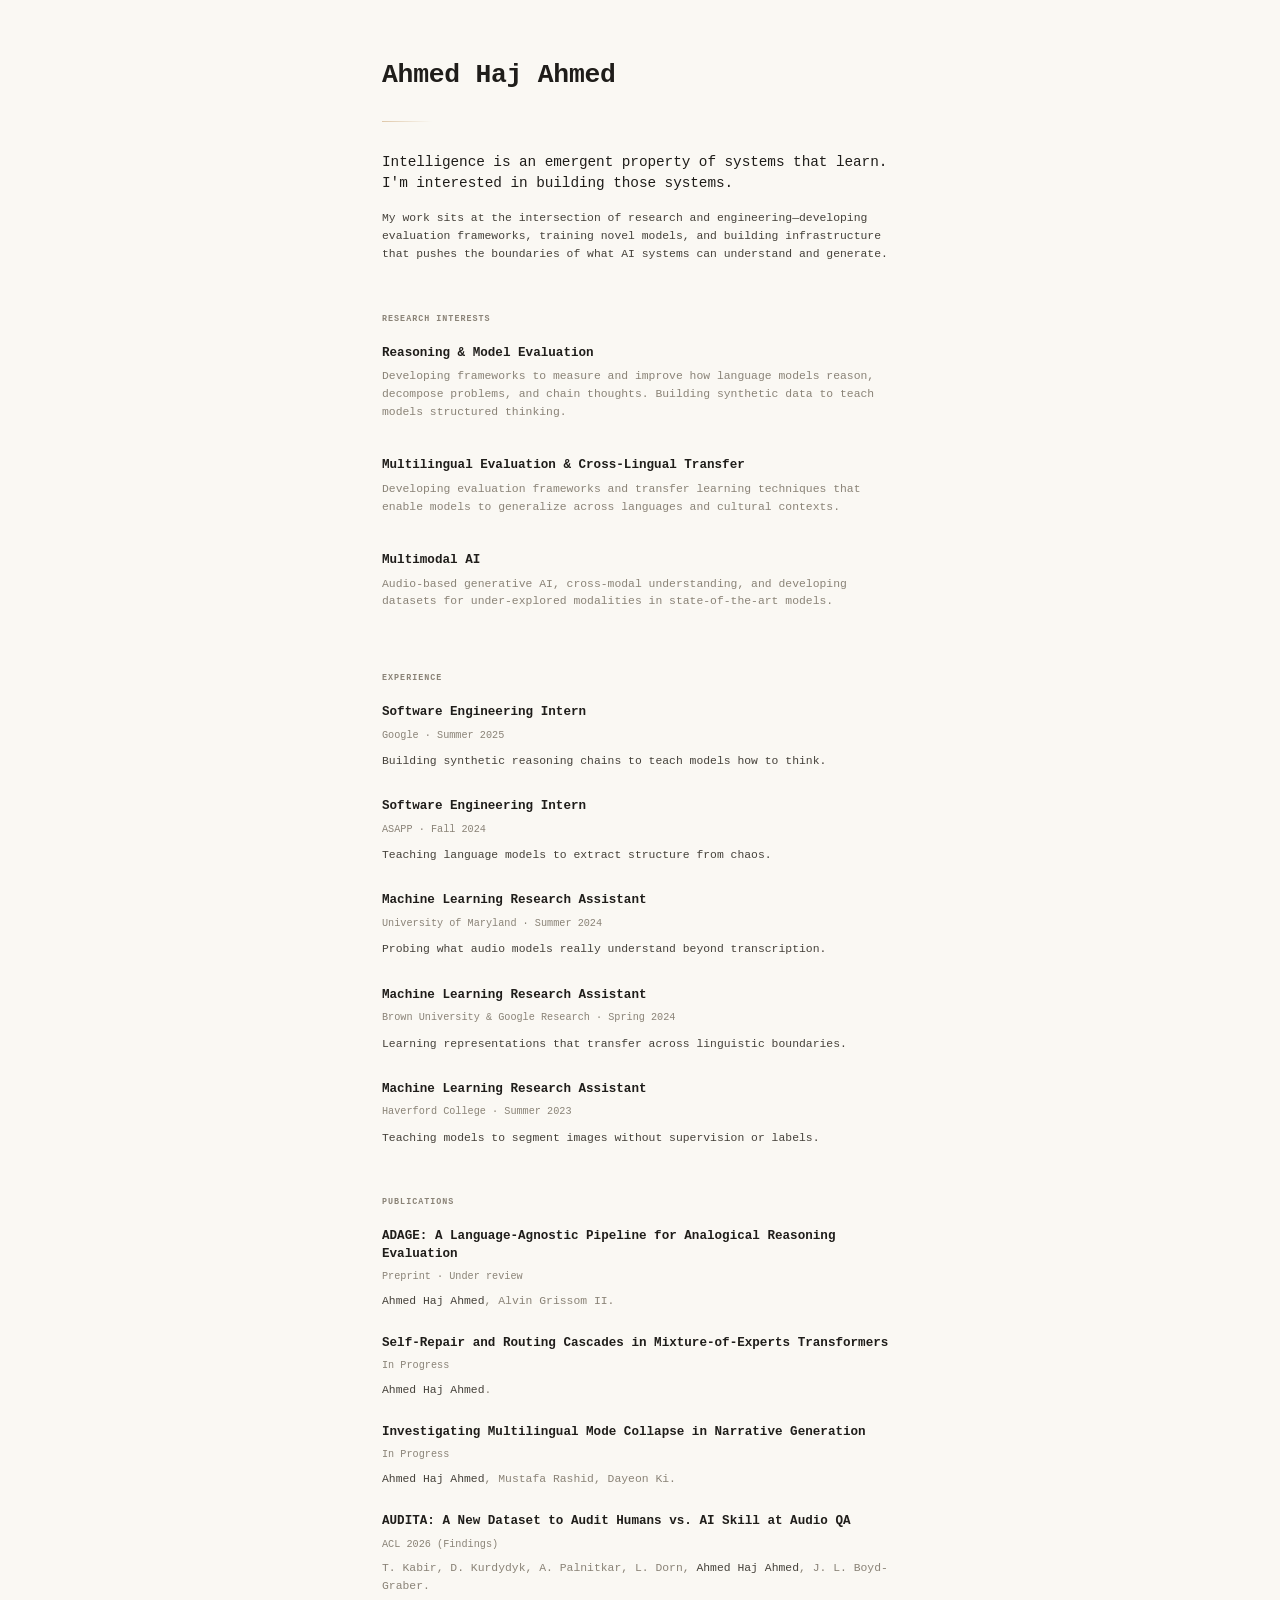
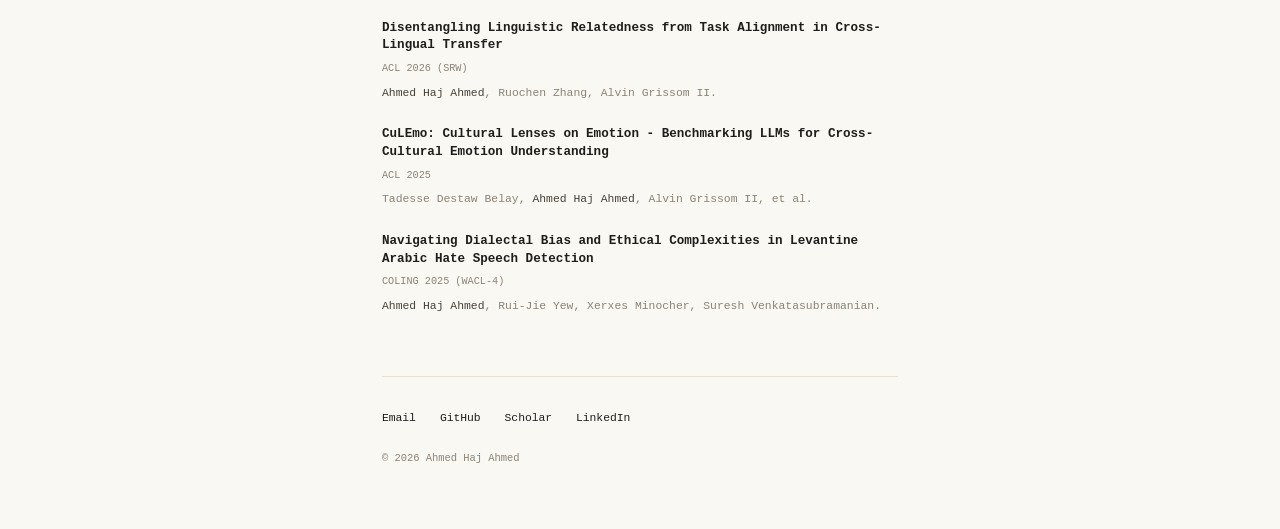
<file: index.html>
<!DOCTYPE html>
<html lang="en">
<head>
    <meta charset="UTF-8">
    <meta name="viewport" content="width=device-width, initial-scale=1.0">
    <meta name="description" content="Ahmed Haj Ahmed - AI Research & Engineering">
    <meta name="author" content="Ahmed Haj Ahmed">
    <title>Ahmed Haj Ahmed</title>
    <link rel="stylesheet" href="styles.css">
</head>
<body>
    <div class="container">
        <header>
            <h1>Ahmed Haj Ahmed</h1>
        </header>

        <main>
            <section class="section intro">
                <p class="large-text">
                    Intelligence is an emergent property of systems that learn. I'm interested in building those systems.
                </p>
                <p>
                    My work sits at the intersection of research and engineering—developing evaluation frameworks, training novel models, and building infrastructure that pushes the boundaries of what AI systems can understand and generate.
                </p>
            </section>

            <section class="section">
                <h2>Research Interests</h2>
                <div class="research-areas">
                    <div class="research-item">
                        <h3>Reasoning & Model Evaluation</h3>
                        <p>Developing frameworks to measure and improve how language models reason, decompose problems, and chain thoughts. Building synthetic data to teach models structured thinking.</p>
                    </div>
                    
                    <div class="research-item">
                        <h3>Multilingual Evaluation & Cross-Lingual Transfer</h3>
                        <p>Developing evaluation frameworks and transfer learning techniques that enable models to generalize across languages and cultural contexts.</p>
                    </div>
                    
                    <div class="research-item">
                        <h3>Multimodal AI</h3>
                        <p>Audio-based generative AI, cross-modal understanding, and developing datasets for under-explored modalities in state-of-the-art models.</p>
                    </div>
                </div>
            </section>

            <section class="section">
                <h2>Experience</h2>
                
                <div class="experience-item">
                    <h3>Software Engineering Intern</h3>
                    <p class="meta">Google · Summer 2025</p>
                    <p>
                        Building synthetic reasoning chains to teach models how to think.
                    </p>
                </div>

                <div class="experience-item">
                    <h3>Software Engineering Intern</h3>
                    <p class="meta">ASAPP · Fall 2024</p>
                    <p>
                        Teaching language models to extract structure from chaos.
                    </p>
                </div>

                <div class="experience-item">
                    <h3>Machine Learning Research Assistant</h3>
                    <p class="meta">University of Maryland · Summer 2024</p>
                    <p>
                        Probing what audio models really understand beyond transcription.
                    </p>
                </div>

                <div class="experience-item">
                    <h3>Machine Learning Research Assistant</h3>
                    <p class="meta">Brown University & Google Research · Spring 2024</p>
                    <p>
                        Learning representations that transfer across linguistic boundaries.
                    </p>
                </div>

                <div class="experience-item">
                    <h3>Machine Learning Research Assistant</h3>
                    <p class="meta">Haverford College · Summer 2023</p>
                    <p>
                        Teaching models to segment images without supervision or labels.
                    </p>
                </div>
            </section>

            <section class="section">
                <h2>Publications</h2>
                
                <div class="project-item">
                    <h3>ADAGE: A Language-Agnostic Pipeline for Analogical Reasoning Evaluation</h3>
                    <p class="meta">Preprint · Under review</p>
                    <p><strong>Ahmed Haj Ahmed</strong>, Alvin Grissom II.</p>
                </div>

                <div class="project-item">
                    <h3>Self-Repair and Routing Cascades in Mixture-of-Experts Transformers</h3>
                    <p class="meta">In Progress</p>
                    <p><strong>Ahmed Haj Ahmed</strong>.</p>
                </div>

                <div class="project-item">
                    <h3>Investigating Multilingual Mode Collapse in Narrative Generation</h3>
                    <p class="meta">In Progress</p>
                    <p><strong>Ahmed Haj Ahmed</strong>, Mustafa Rashid, Dayeon Ki.</p>
                </div>

                <div class="project-item">
                    <h3>AUDITA: A New Dataset to Audit Humans vs. AI Skill at Audio QA</h3>
                    <p class="meta">ACL 2026 (Findings)</p>
                    <p>T. Kabir, D. Kurdydyk, A. Palnitkar, L. Dorn, <strong>Ahmed Haj Ahmed</strong>, J. L. Boyd-Graber.</p>
                </div>

                <div class="project-item">
                    <h3>Disentangling Linguistic Relatedness from Task Alignment in Cross-Lingual Transfer</h3>
                    <p class="meta">ACL 2026 (SRW)</p>
                    <p><strong>Ahmed Haj Ahmed</strong>, Ruochen Zhang, Alvin Grissom II.</p>
                </div>

                <div class="project-item">
                    <h3>CuLEmo: Cultural Lenses on Emotion - Benchmarking LLMs for Cross-Cultural Emotion Understanding</h3>
                    <p class="meta">ACL 2025</p>
                    <p>Tadesse Destaw Belay, <strong>Ahmed Haj Ahmed</strong>, Alvin Grissom II, et al.</p>
                </div>

                <div class="project-item">
                    <h3>Navigating Dialectal Bias and Ethical Complexities in Levantine Arabic Hate Speech Detection</h3>
                    <p class="meta">COLING 2025 (WACL-4)</p>
                    <p><strong>Ahmed Haj Ahmed</strong>, Rui-Jie Yew, Xerxes Minocher, Suresh Venkatasubramanian.</p>
                </div>
            </section>
        </main>

        <footer>
            <div class="contact-links">
                <a href="mailto:ahmedhajahmed2001@gmail.com">Email</a>
                <a href="https://github.com/AhmedHajAhmed" target="_blank" rel="noopener noreferrer">GitHub</a>
                <a href="https://scholar.google.com/citations?user=mUwkIrEAAAAJ&hl=en&authuser=1" target="_blank" rel="noopener noreferrer">Scholar</a>
                <a href="https://www.linkedin.com/in/ahmedhajahmed/" target="_blank" rel="noopener noreferrer">LinkedIn</a>
            </div>
            <p class="copyright">&copy; 2026 Ahmed Haj Ahmed</p>
        </footer>
    </div>
</body>
</html>
</file>
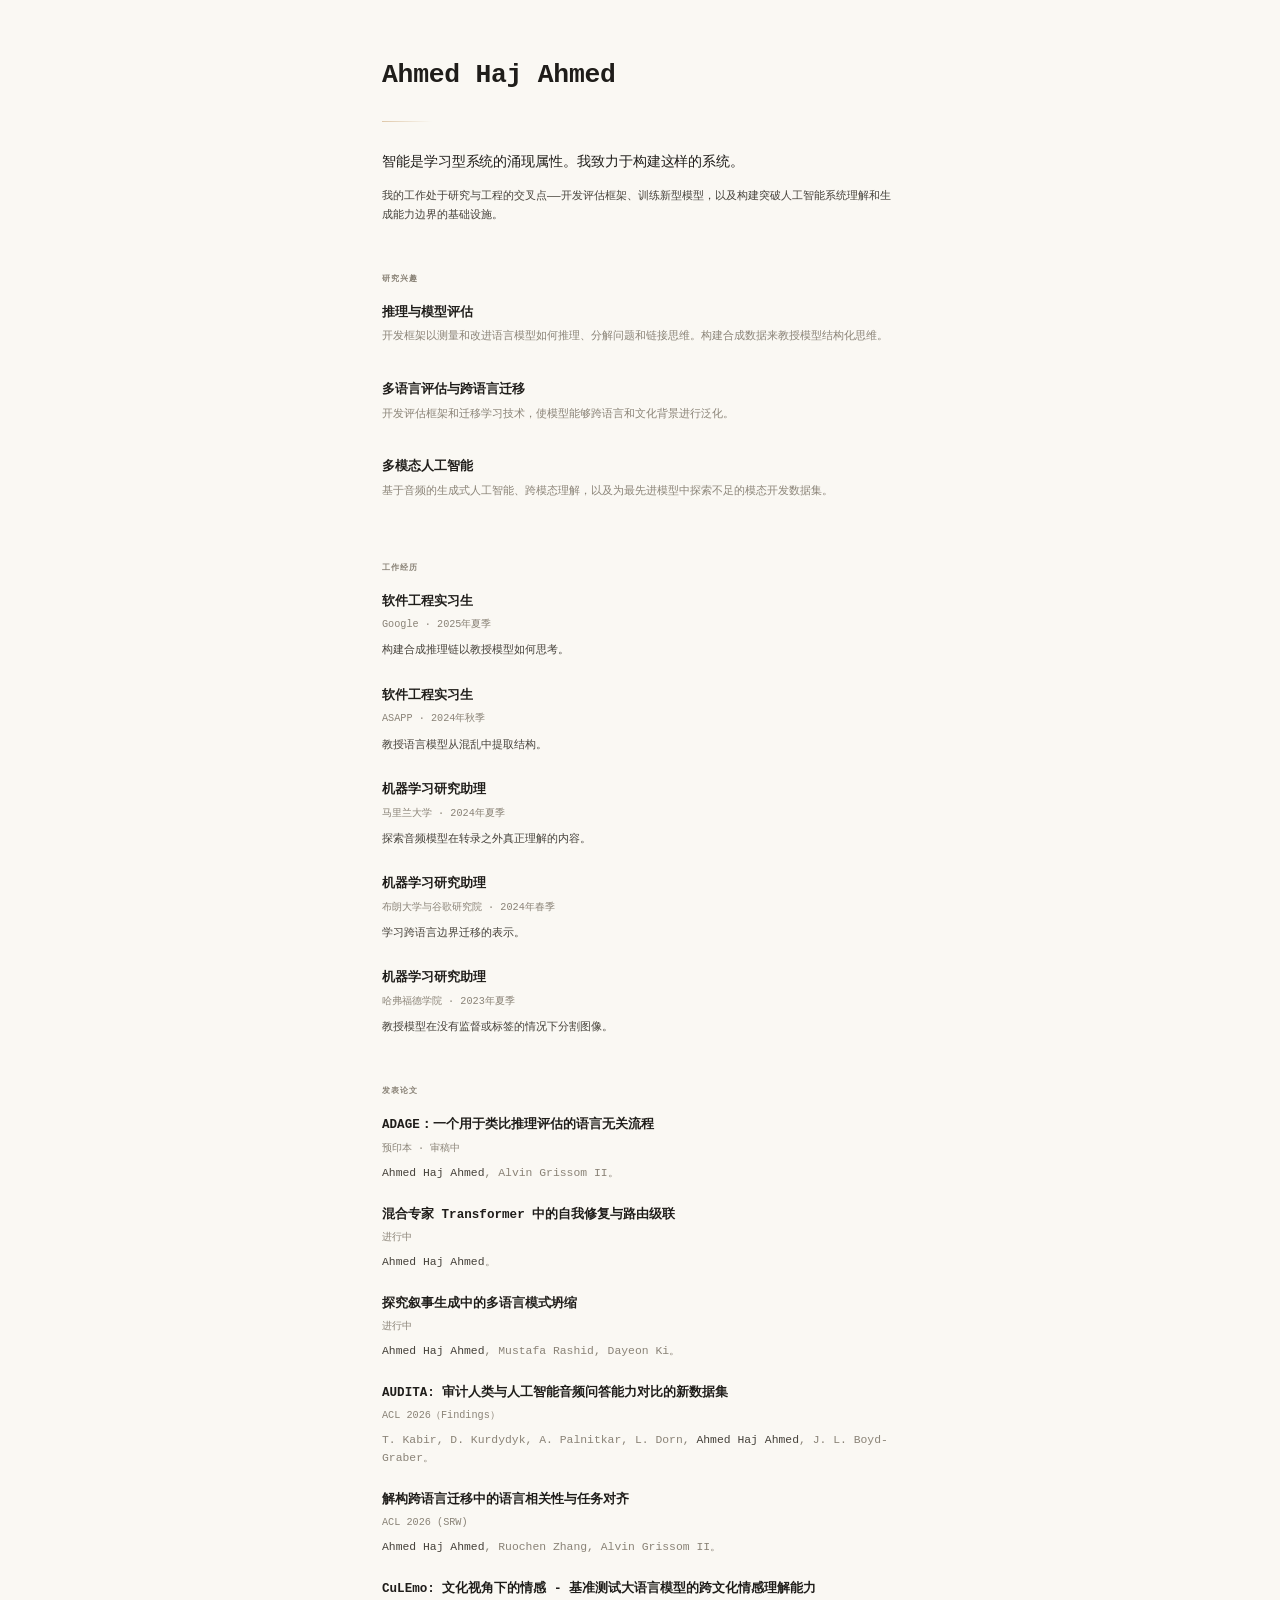
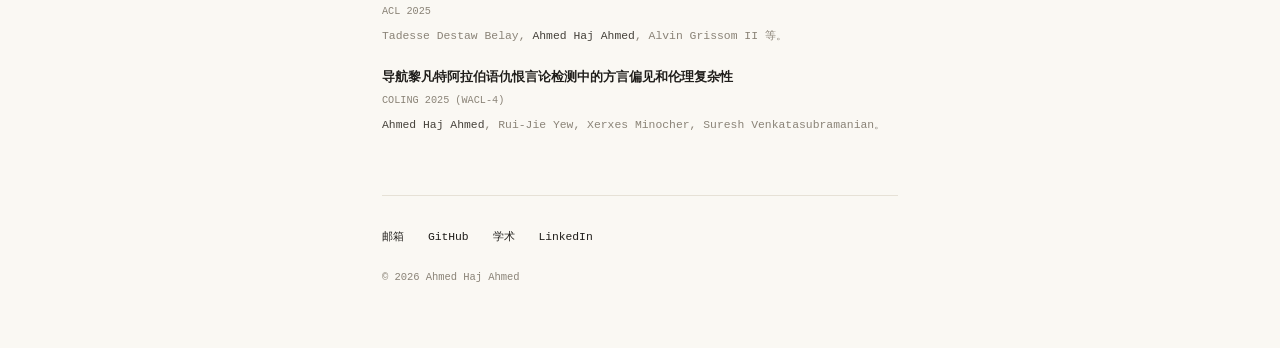
<file: zh/index.html>
<!DOCTYPE html>
<html lang="zh">
<head>
    <meta charset="UTF-8">
    <meta name="viewport" content="width=device-width, initial-scale=1.0">
    <meta name="description" content="Ahmed Haj Ahmed - 人工智能研究与工程">
    <meta name="author" content="Ahmed Haj Ahmed">
    <title>Ahmed Haj Ahmed</title>
    <link rel="stylesheet" href="../styles.css">
</head>
<body>
    <div class="container">
        <header>
            <h1>Ahmed Haj Ahmed</h1>
        </header>

        <main>
            <section class="section intro">
                <p class="large-text">
                    智能是学习型系统的涌现属性。我致力于构建这样的系统。
                </p>
                <p>
                    我的工作处于研究与工程的交叉点——开发评估框架、训练新型模型，以及构建突破人工智能系统理解和生成能力边界的基础设施。
                </p>
            </section>

            <section class="section">
                <h2>研究兴趣</h2>
                <div class="research-areas">
                    <div class="research-item">
                        <h3>推理与模型评估</h3>
                        <p>开发框架以测量和改进语言模型如何推理、分解问题和链接思维。构建合成数据来教授模型结构化思维。</p>
                    </div>

                    <div class="research-item">
                        <h3>多语言评估与跨语言迁移</h3>
                        <p>开发评估框架和迁移学习技术，使模型能够跨语言和文化背景进行泛化。</p>
                    </div>

                    <div class="research-item">
                        <h3>多模态人工智能</h3>
                        <p>基于音频的生成式人工智能、跨模态理解，以及为最先进模型中探索不足的模态开发数据集。</p>
                    </div>
                </div>
            </section>

            <section class="section">
                <h2>工作经历</h2>

                <div class="experience-item">
                    <h3>软件工程实习生</h3>
                    <p class="meta">Google · 2025年夏季</p>
                    <p>
                        构建合成推理链以教授模型如何思考。
                    </p>
                </div>

                <div class="experience-item">
                    <h3>软件工程实习生</h3>
                    <p class="meta">ASAPP · 2024年秋季</p>
                    <p>
                        教授语言模型从混乱中提取结构。
                    </p>
                </div>

                <div class="experience-item">
                    <h3>机器学习研究助理</h3>
                    <p class="meta">马里兰大学 · 2024年夏季</p>
                    <p>
                        探索音频模型在转录之外真正理解的内容。
                    </p>
                </div>

                <div class="experience-item">
                    <h3>机器学习研究助理</h3>
                    <p class="meta">布朗大学与谷歌研究院 · 2024年春季</p>
                    <p>
                        学习跨语言边界迁移的表示。
                    </p>
                </div>

                <div class="experience-item">
                    <h3>机器学习研究助理</h3>
                    <p class="meta">哈弗福德学院 · 2023年夏季</p>
                    <p>
                        教授模型在没有监督或标签的情况下分割图像。
                    </p>
                </div>
            </section>

            <section class="section">
                <h2>发表论文</h2>

                <div class="project-item">
                    <h3>ADAGE：一个用于类比推理评估的语言无关流程</h3>
                    <p class="meta">预印本 · 审稿中</p>
                    <p><strong>Ahmed Haj Ahmed</strong>, Alvin Grissom II。</p>
                </div>

                <div class="project-item">
                    <h3>混合专家 Transformer 中的自我修复与路由级联</h3>
                    <p class="meta">进行中</p>
                    <p><strong>Ahmed Haj Ahmed</strong>。</p>
                </div>

                <div class="project-item">
                    <h3>探究叙事生成中的多语言模式坍缩</h3>
                    <p class="meta">进行中</p>
                    <p><strong>Ahmed Haj Ahmed</strong>, Mustafa Rashid, Dayeon Ki。</p>
                </div>

                <div class="project-item">
                    <h3>AUDITA: 审计人类与人工智能音频问答能力对比的新数据集</h3>
                    <p class="meta">ACL 2026（Findings）</p>
                    <p>T. Kabir, D. Kurdydyk, A. Palnitkar, L. Dorn, <strong>Ahmed Haj Ahmed</strong>, J. L. Boyd-Graber。</p>
                </div>

                <div class="project-item">
                    <h3>解构跨语言迁移中的语言相关性与任务对齐</h3>
                    <p class="meta">ACL 2026 (SRW)</p>
                    <p><strong>Ahmed Haj Ahmed</strong>, Ruochen Zhang, Alvin Grissom II。</p>
                </div>

                <div class="project-item">
                    <h3>CuLEmo: 文化视角下的情感 - 基准测试大语言模型的跨文化情感理解能力</h3>
                    <p class="meta">ACL 2025</p>
                    <p>Tadesse Destaw Belay, <strong>Ahmed Haj Ahmed</strong>, Alvin Grissom II 等。</p>
                </div>

                <div class="project-item">
                    <h3>导航黎凡特阿拉伯语仇恨言论检测中的方言偏见和伦理复杂性</h3>
                    <p class="meta">COLING 2025 (WACL-4)</p>
                    <p><strong>Ahmed Haj Ahmed</strong>, Rui-Jie Yew, Xerxes Minocher, Suresh Venkatasubramanian。</p>
                </div>
            </section>
        </main>

        <footer>
            <div class="contact-links">
                <a href="mailto:ahmedhajahmed2001@gmail.com">邮箱</a>
                <a href="https://github.com/AhmedHajAhmed" target="_blank" rel="noopener noreferrer">GitHub</a>
                <a href="https://scholar.google.com/citations?user=mUwkIrEAAAAJ&hl=en&authuser=1" target="_blank" rel="noopener noreferrer">学术</a>
                <a href="https://www.linkedin.com/in/ahmedhajahmed/" target="_blank" rel="noopener noreferrer">LinkedIn</a>
            </div>
            <p class="copyright">&copy; 2026 Ahmed Haj Ahmed</p>
        </footer>
    </div>
</body>
</html>
</file>
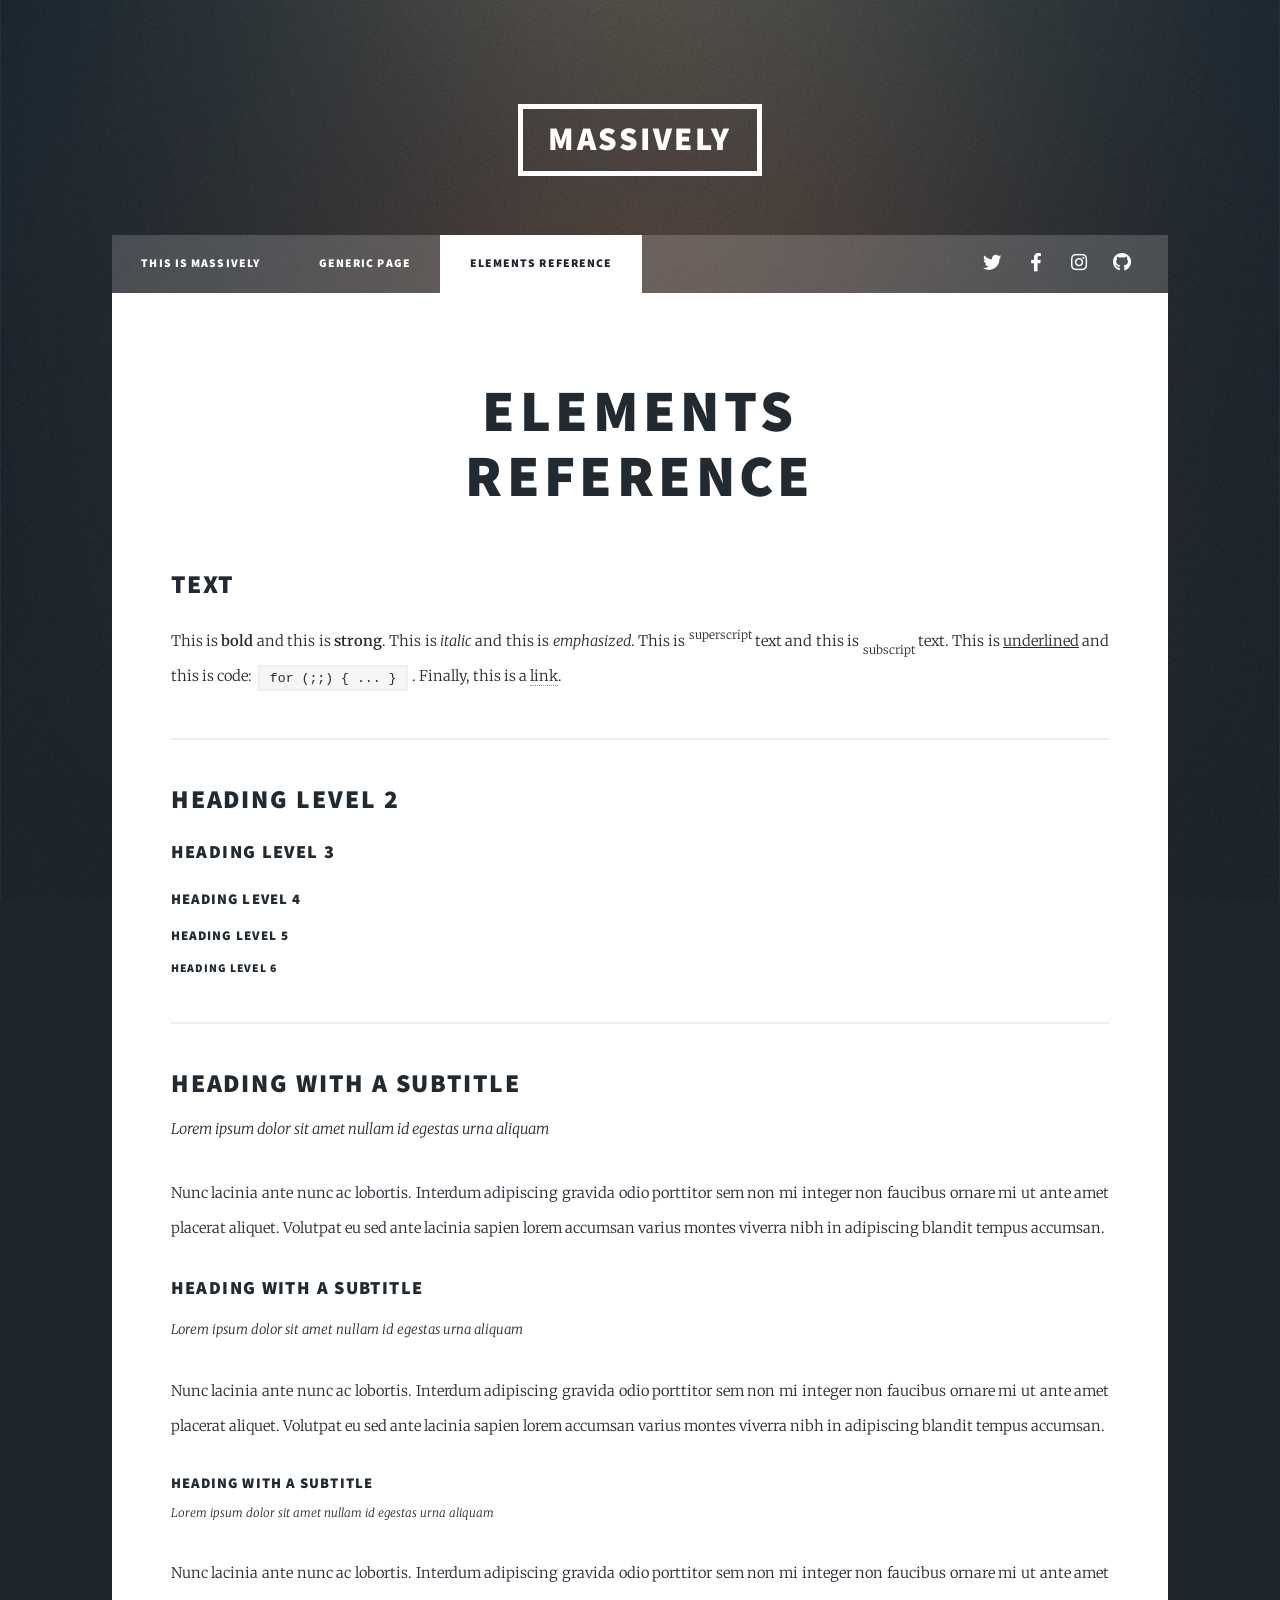
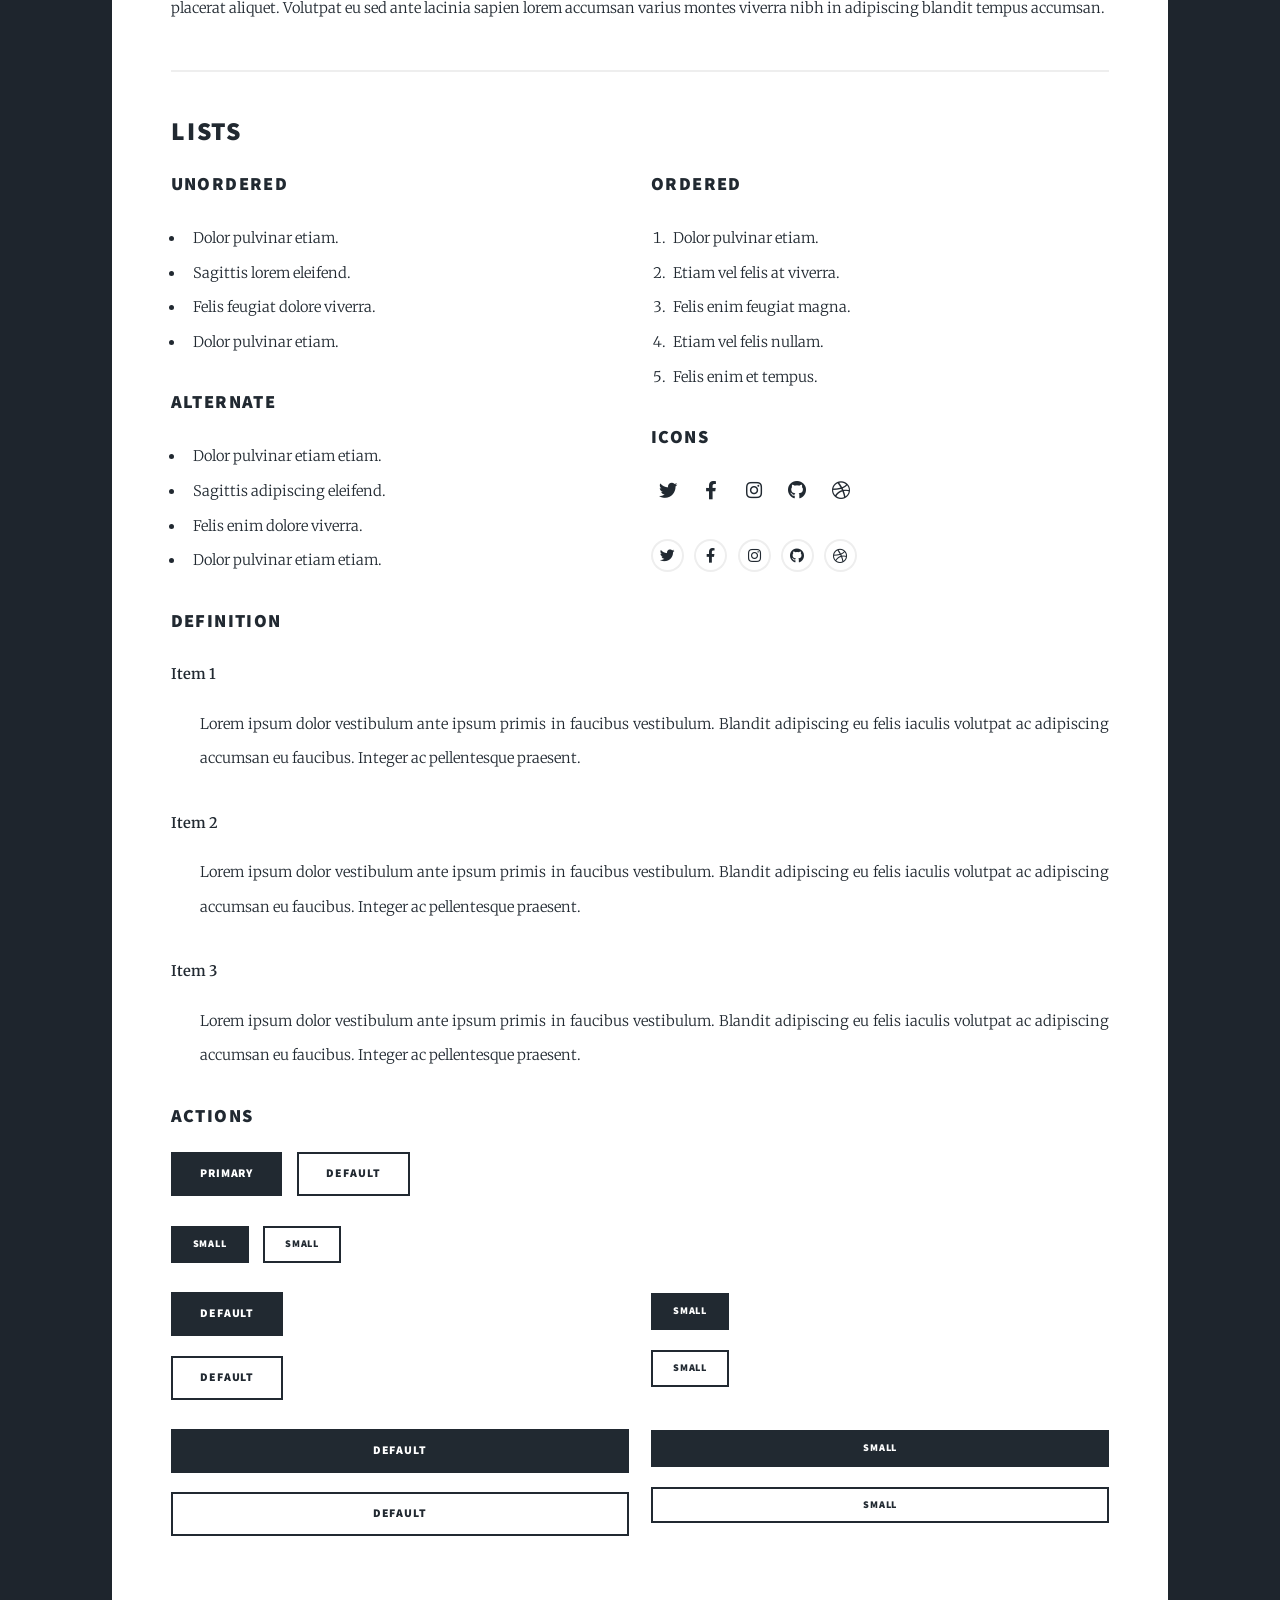
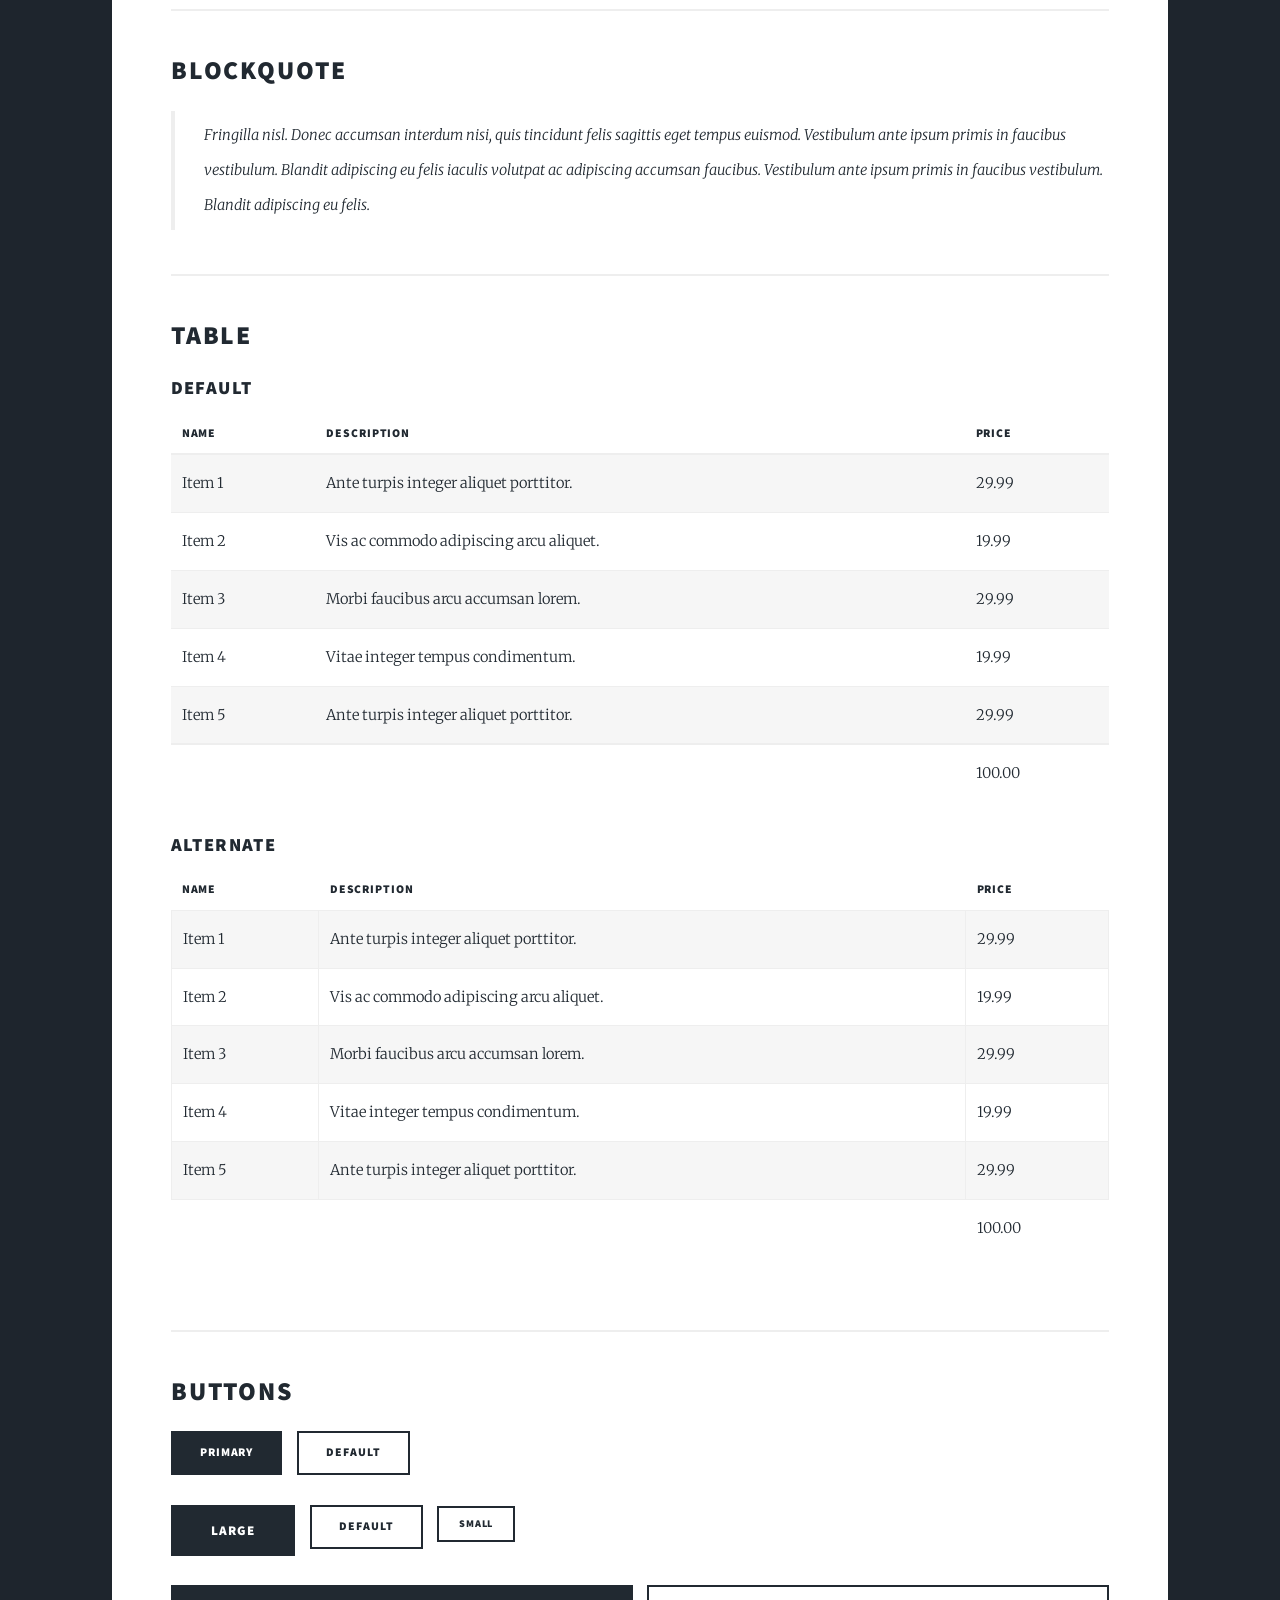
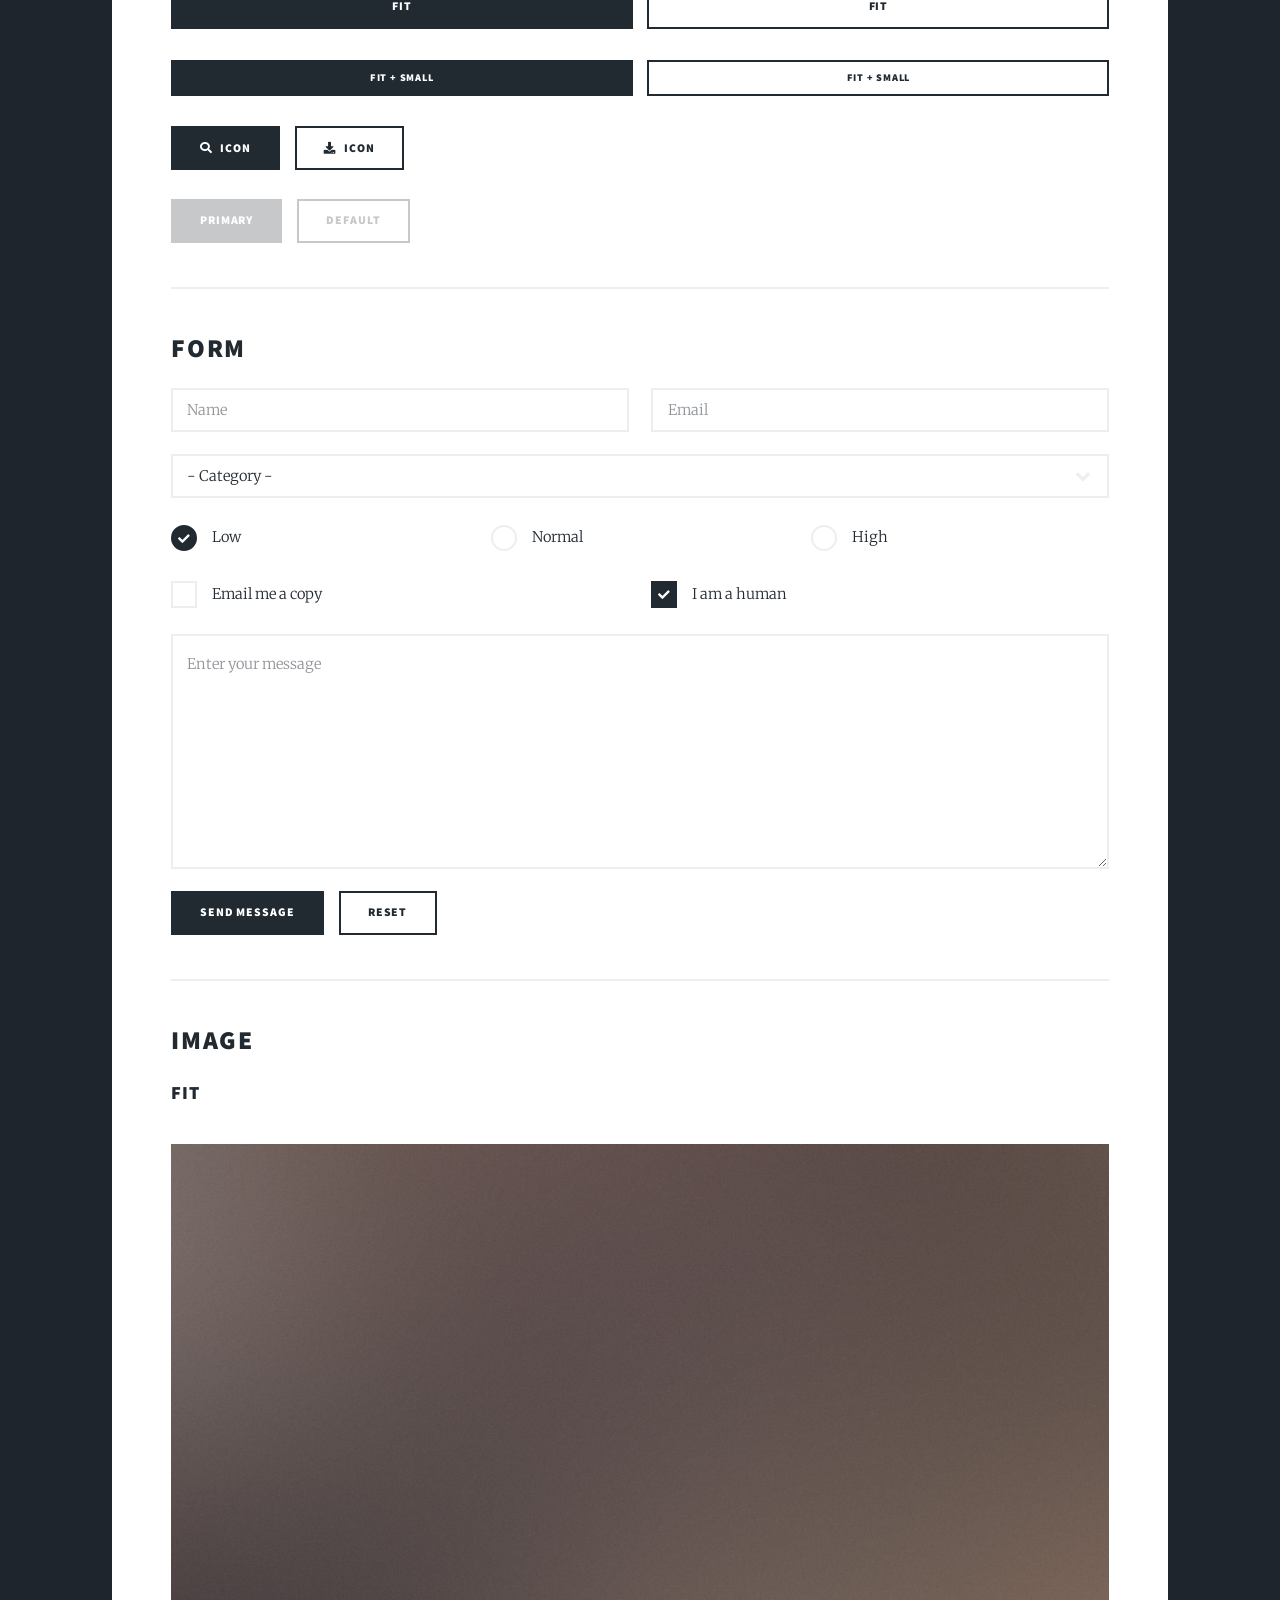
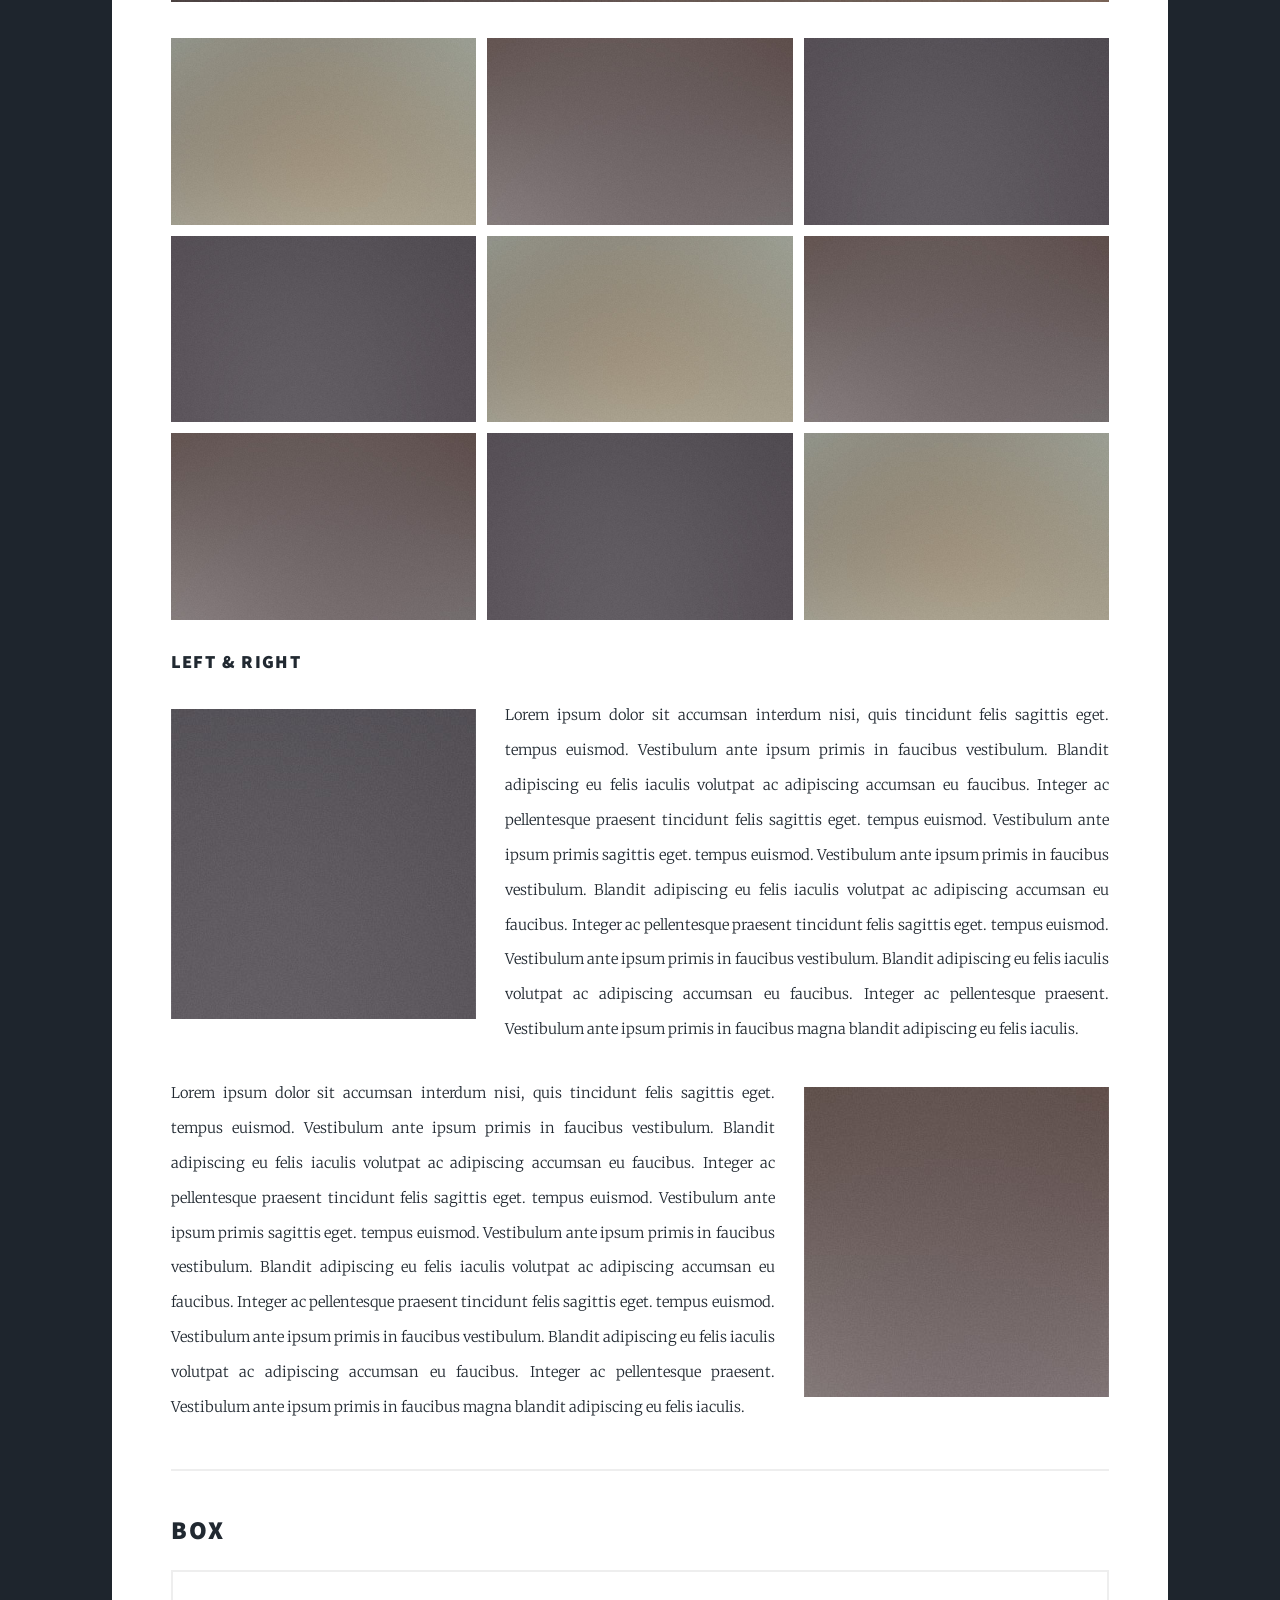
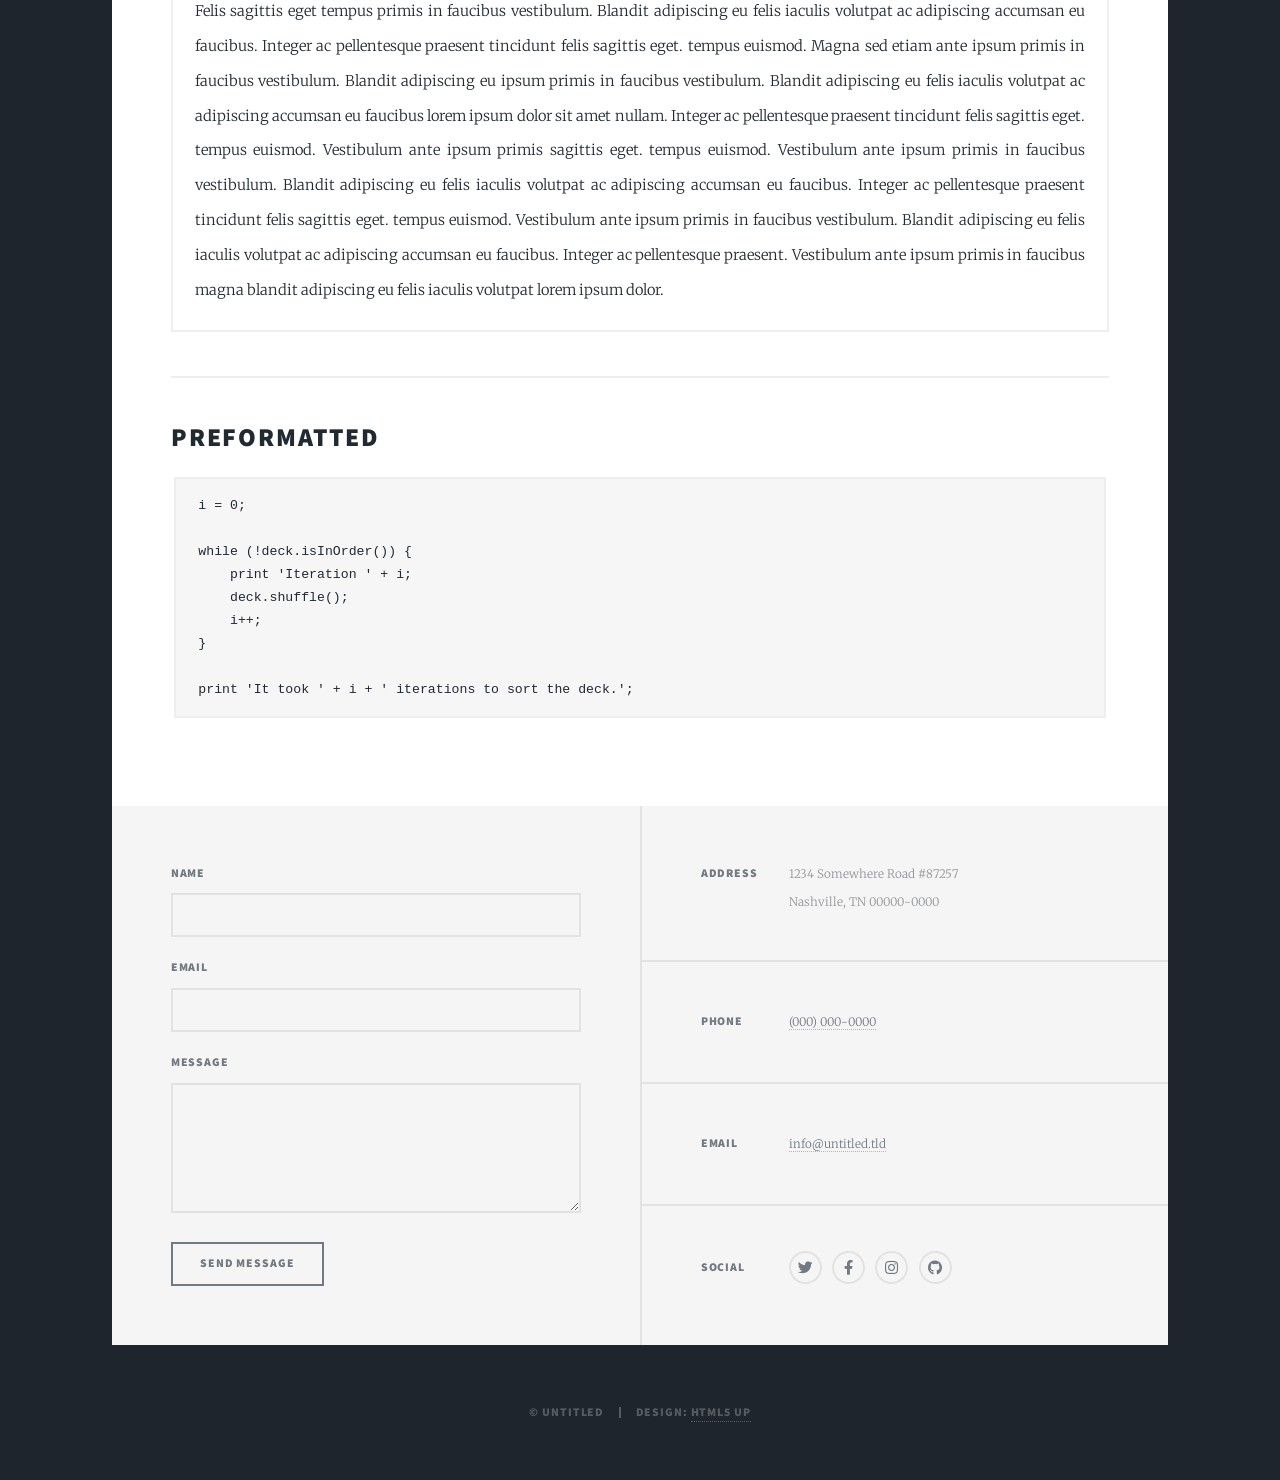
<file: elements.html>
<!DOCTYPE HTML>
<!--
	Massively by HTML5 UP
	html5up.net | @ajlkn
	Free for personal and commercial use under the CCA 3.0 license (html5up.net/license)
-->
<html>
	<head>
		<title>Elements Reference - Massively by HTML5 UP</title>
		<meta charset="utf-8" />
		<meta name="viewport" content="width=device-width, initial-scale=1, user-scalable=no" />
		<link rel="stylesheet" href="assets/css/main.css" />
		<noscript><link rel="stylesheet" href="assets/css/noscript.css" /></noscript>
	</head>
	<body class="is-preload">

		<!-- Wrapper -->
			<div id="wrapper">

				<!-- Header -->
					<header id="header">
						<a href="index.html" class="logo">Massively</a>
					</header>

				<!-- Nav -->
					<nav id="nav">
						<ul class="links">
							<li><a href="index.html">This is Massively</a></li>
							<li><a href="generic.html">Generic Page</a></li>
							<li class="active"><a href="elements.html">Elements Reference</a></li>
						</ul>
						<ul class="icons">
							<li><a href="#" class="icon brands fa-twitter"><span class="label">Twitter</span></a></li>
							<li><a href="#" class="icon brands fa-facebook-f"><span class="label">Facebook</span></a></li>
							<li><a href="#" class="icon brands fa-instagram"><span class="label">Instagram</span></a></li>
							<li><a href="#" class="icon brands fa-github"><span class="label">GitHub</span></a></li>
						</ul>
					</nav>

				<!-- Main -->
					<div id="main">

						<!-- Post -->
							<section class="post">
								<header class="major">
									<h1>Elements<br />
									Reference</h1>
								</header>

								<!-- Text stuff -->
									<h2>Text</h2>
									<p>This is <b>bold</b> and this is <strong>strong</strong>. This is <i>italic</i> and this is <em>emphasized</em>.
									This is <sup>superscript</sup> text and this is <sub>subscript</sub> text.
									This is <u>underlined</u> and this is code: <code>for (;;) { ... }</code>.
									Finally, this is a <a href="#">link</a>.</p>
									<hr />
									<h2>Heading Level 2</h2>
									<h3>Heading Level 3</h3>
									<h4>Heading Level 4</h4>
									<h5>Heading Level 5</h5>
									<h6>Heading Level 6</h6>
									<hr />
									<header>
										<h2>Heading with a Subtitle</h2>
										<p>Lorem ipsum dolor sit amet nullam id egestas urna aliquam</p>
									</header>
									<p>Nunc lacinia ante nunc ac lobortis. Interdum adipiscing gravida odio porttitor sem non mi integer non faucibus ornare mi ut ante amet placerat aliquet. Volutpat eu sed ante lacinia sapien lorem accumsan varius montes viverra nibh in adipiscing blandit tempus accumsan.</p>
									<header>
										<h3>Heading with a Subtitle</h3>
										<p>Lorem ipsum dolor sit amet nullam id egestas urna aliquam</p>
									</header>
									<p>Nunc lacinia ante nunc ac lobortis. Interdum adipiscing gravida odio porttitor sem non mi integer non faucibus ornare mi ut ante amet placerat aliquet. Volutpat eu sed ante lacinia sapien lorem accumsan varius montes viverra nibh in adipiscing blandit tempus accumsan.</p>
									<header>
										<h4>Heading with a Subtitle</h4>
										<p>Lorem ipsum dolor sit amet nullam id egestas urna aliquam</p>
									</header>
									<p>Nunc lacinia ante nunc ac lobortis. Interdum adipiscing gravida odio porttitor sem non mi integer non faucibus ornare mi ut ante amet placerat aliquet. Volutpat eu sed ante lacinia sapien lorem accumsan varius montes viverra nibh in adipiscing blandit tempus accumsan.</p>

									<hr />

								<!-- Lists -->
									<h2>Lists</h2>
									<div class="row">
										<div class="col-6 col-12-small">

											<h3>Unordered</h3>
											<ul>
												<li>Dolor pulvinar etiam.</li>
												<li>Sagittis lorem eleifend.</li>
												<li>Felis feugiat dolore viverra.</li>
												<li>Dolor pulvinar etiam.</li>
											</ul>

											<h3>Alternate</h3>
											<ul class="alt">
												<li>Dolor pulvinar etiam etiam.</li>
												<li>Sagittis adipiscing eleifend.</li>
												<li>Felis enim dolore viverra.</li>
												<li>Dolor pulvinar etiam etiam.</li>
											</ul>

										</div>
										<div class="col-6 col-12-small">

											<h3>Ordered</h3>
											<ol>
												<li>Dolor pulvinar etiam.</li>
												<li>Etiam vel felis at viverra.</li>
												<li>Felis enim feugiat magna.</li>
												<li>Etiam vel felis nullam.</li>
												<li>Felis enim et tempus.</li>
											</ol>

											<h3>Icons</h3>
											<ul class="icons">
												<li><a href="#" class="icon brands fa-twitter"><span class="label">Twitter</span></a></li>
												<li><a href="#" class="icon brands fa-facebook-f"><span class="label">Facebook</span></a></li>
												<li><a href="#" class="icon brands fa-instagram"><span class="label">Instagram</span></a></li>
												<li><a href="#" class="icon brands fa-github"><span class="label">Github</span></a></li>
												<li><a href="#" class="icon brands fa-dribbble"><span class="label">Dribbble</span></a></li>
											</ul>
											<ul class="icons alt">
												<li><a href="#" class="icon brands alt fa-twitter"><span class="label">Twitter</span></a></li>
												<li><a href="#" class="icon brands alt fa-facebook-f"><span class="label">Facebook</span></a></li>
												<li><a href="#" class="icon brands alt fa-instagram"><span class="label">Instagram</span></a></li>
												<li><a href="#" class="icon brands alt fa-github"><span class="label">Github</span></a></li>
												<li><a href="#" class="icon brands alt fa-dribbble"><span class="label">Dribbble</span></a></li>
											</ul>

										</div>
									</div>
									<h3>Definition</h3>
									<dl>
										<dt>Item 1</dt>
										<dd>
											<p>Lorem ipsum dolor vestibulum ante ipsum primis in faucibus vestibulum. Blandit adipiscing eu felis iaculis volutpat ac adipiscing accumsan eu faucibus. Integer ac pellentesque praesent.</p>
										</dd>
										<dt>Item 2</dt>
										<dd>
											<p>Lorem ipsum dolor vestibulum ante ipsum primis in faucibus vestibulum. Blandit adipiscing eu felis iaculis volutpat ac adipiscing accumsan eu faucibus. Integer ac pellentesque praesent.</p>
										</dd>
										<dt>Item 3</dt>
										<dd>
											<p>Lorem ipsum dolor vestibulum ante ipsum primis in faucibus vestibulum. Blandit adipiscing eu felis iaculis volutpat ac adipiscing accumsan eu faucibus. Integer ac pellentesque praesent.</p>
										</dd>
									</dl>

									<h3>Actions</h3>
									<ul class="actions">
										<li><a href="#" class="button primary">Primary</a></li>
										<li><a href="#" class="button">Default</a></li>
									</ul>
									<ul class="actions small">
										<li><a href="#" class="button primary small">Small</a></li>
										<li><a href="#" class="button small">Small</a></li>
									</ul>
									<div class="row">
										<div class="col-6 col-12-small">
											<ul class="actions stacked">
												<li><a href="#" class="button primary">Default</a></li>
												<li><a href="#" class="button">Default</a></li>
											</ul>
										</div>
										<div class="col-6 col-12-small">
											<ul class="actions stacked">
												<li><a href="#" class="button primary small">Small</a></li>
												<li><a href="#" class="button small">Small</a></li>
											</ul>
										</div>
									</div>
									<div class="row">
										<div class="col-6 col-12-small">
											<ul class="actions stacked">
												<li><a href="#" class="button primary fit">Default</a></li>
												<li><a href="#" class="button fit">Default</a></li>
											</ul>
										</div>
										<div class="col-6 col-12-small">
											<ul class="actions stacked">
												<li><a href="#" class="button primary small fit">Small</a></li>
												<li><a href="#" class="button small fit">Small</a></li>
											</ul>
										</div>
									</div>

									<hr />

								<!-- Blockquote -->
									<h2>Blockquote</h2>
									<blockquote>Fringilla nisl. Donec accumsan interdum nisi, quis tincidunt felis sagittis eget tempus euismod. Vestibulum ante ipsum primis in faucibus vestibulum. Blandit adipiscing eu felis iaculis volutpat ac adipiscing accumsan faucibus. Vestibulum ante ipsum primis in faucibus vestibulum. Blandit adipiscing eu felis.</blockquote>

									<hr />

								<!-- Table -->
									<h2>Table</h2>

									<h3>Default</h3>
									<div class="table-wrapper">
										<table>
											<thead>
												<tr>
													<th>Name</th>
													<th>Description</th>
													<th>Price</th>
												</tr>
											</thead>
											<tbody>
												<tr>
													<td>Item 1</td>
													<td>Ante turpis integer aliquet porttitor.</td>
													<td>29.99</td>
												</tr>
												<tr>
													<td>Item 2</td>
													<td>Vis ac commodo adipiscing arcu aliquet.</td>
													<td>19.99</td>
												</tr>
												<tr>
													<td>Item 3</td>
													<td> Morbi faucibus arcu accumsan lorem.</td>
													<td>29.99</td>
												</tr>
												<tr>
													<td>Item 4</td>
													<td>Vitae integer tempus condimentum.</td>
													<td>19.99</td>
												</tr>
												<tr>
													<td>Item 5</td>
													<td>Ante turpis integer aliquet porttitor.</td>
													<td>29.99</td>
												</tr>
											</tbody>
											<tfoot>
												<tr>
													<td colspan="2"></td>
													<td>100.00</td>
												</tr>
											</tfoot>
										</table>
									</div>

									<h3>Alternate</h3>
									<div class="table-wrapper">
										<table class="alt">
											<thead>
												<tr>
													<th>Name</th>
													<th>Description</th>
													<th>Price</th>
												</tr>
											</thead>
											<tbody>
												<tr>
													<td>Item 1</td>
													<td>Ante turpis integer aliquet porttitor.</td>
													<td>29.99</td>
												</tr>
												<tr>
													<td>Item 2</td>
													<td>Vis ac commodo adipiscing arcu aliquet.</td>
													<td>19.99</td>
												</tr>
												<tr>
													<td>Item 3</td>
													<td> Morbi faucibus arcu accumsan lorem.</td>
													<td>29.99</td>
												</tr>
												<tr>
													<td>Item 4</td>
													<td>Vitae integer tempus condimentum.</td>
													<td>19.99</td>
												</tr>
												<tr>
													<td>Item 5</td>
													<td>Ante turpis integer aliquet porttitor.</td>
													<td>29.99</td>
												</tr>
											</tbody>
											<tfoot>
												<tr>
													<td colspan="2"></td>
													<td>100.00</td>
												</tr>
											</tfoot>
										</table>
									</div>

									<hr />

								<!-- Buttons -->
									<h2>Buttons</h2>
									<ul class="actions">
										<li><a href="#" class="button primary">Primary</a></li>
										<li><a href="#" class="button">Default</a></li>
									</ul>
									<ul class="actions">
										<li><a href="#" class="button primary large">Large</a></li>
										<li><a href="#" class="button">Default</a></li>
										<li><a href="#" class="button small">Small</a></li>
									</ul>
									<ul class="actions fit">
										<li><a href="#" class="button primary fit">Fit</a></li>
										<li><a href="#" class="button fit">Fit</a></li>
									</ul>
									<ul class="actions fit small">
										<li><a href="#" class="button primary fit small">Fit + Small</a></li>
										<li><a href="#" class="button fit small">Fit + Small</a></li>
									</ul>
									<ul class="actions">
										<li><a href="#" class="button primary icon solid fa-search">Icon</a></li>
										<li><a href="#" class="button icon solid fa-download">Icon</a></li>
									</ul>
									<ul class="actions">
										<li><span class="button primary disabled">Primary</span></li>
										<li><span class="button disabled">Default</span></li>
									</ul>

									<hr />

								<!-- Form -->
									<h2>Form</h2>

									<form method="post" action="#">
										<div class="row gtr-uniform">
											<div class="col-6 col-12-xsmall">
												<input type="text" name="demo-name" id="demo-name" value="" placeholder="Name" />
											</div>
											<div class="col-6 col-12-xsmall">
												<input type="email" name="demo-email" id="demo-email" value="" placeholder="Email" />
											</div>
											<!-- Break -->
											<div class="col-12">
												<select name="demo-category" id="demo-category">
													<option value="">- Category -</option>
													<option value="1">Manufacturing</option>
													<option value="1">Shipping</option>
													<option value="1">Administration</option>
													<option value="1">Human Resources</option>
												</select>
											</div>
											<!-- Break -->
											<div class="col-4 col-12-small">
												<input type="radio" id="demo-priority-low" name="demo-priority" checked>
												<label for="demo-priority-low">Low</label>
											</div>
											<div class="col-4 col-12-small">
												<input type="radio" id="demo-priority-normal" name="demo-priority">
												<label for="demo-priority-normal">Normal</label>
											</div>
											<div class="col-4 col-12-small">
												<input type="radio" id="demo-priority-high" name="demo-priority">
												<label for="demo-priority-high">High</label>
											</div>
											<!-- Break -->
											<div class="col-6 col-12-small">
												<input type="checkbox" id="demo-copy" name="demo-copy">
												<label for="demo-copy">Email me a copy</label>
											</div>
											<div class="col-6 col-12-small">
												<input type="checkbox" id="demo-human" name="demo-human" checked>
												<label for="demo-human">I am a human</label>
											</div>
											<!-- Break -->
											<div class="col-12">
												<textarea name="demo-message" id="demo-message" placeholder="Enter your message" rows="6"></textarea>
											</div>
											<!-- Break -->
											<div class="col-12">
												<ul class="actions">
													<li><input type="submit" value="Send Message" class="primary" /></li>
													<li><input type="reset" value="Reset" /></li>
												</ul>
											</div>
										</div>
									</form>

									<hr />

								<!-- Image -->
									<h2>Image</h2>

									<h3>Fit</h3>
									<span class="image fit"><img src="images/pic01.jpg" alt="" /></span>
									<div class="box alt">
										<div class="row gtr-50 gtr-uniform">
											<div class="col-4"><span class="image fit"><img src="images/pic02.jpg" alt="" /></span></div>
											<div class="col-4"><span class="image fit"><img src="images/pic03.jpg" alt="" /></span></div>
											<div class="col-4"><span class="image fit"><img src="images/pic04.jpg" alt="" /></span></div>
											<!-- Break -->
											<div class="col-4"><span class="image fit"><img src="images/pic04.jpg" alt="" /></span></div>
											<div class="col-4"><span class="image fit"><img src="images/pic02.jpg" alt="" /></span></div>
											<div class="col-4"><span class="image fit"><img src="images/pic03.jpg" alt="" /></span></div>
											<!-- Break -->
											<div class="col-4"><span class="image fit"><img src="images/pic03.jpg" alt="" /></span></div>
											<div class="col-4"><span class="image fit"><img src="images/pic04.jpg" alt="" /></span></div>
											<div class="col-4"><span class="image fit"><img src="images/pic02.jpg" alt="" /></span></div>
										</div>
									</div>

									<h3>Left &amp; Right</h3>
									<p><span class="image left"><img src="images/pic08.jpg" alt="" /></span>Lorem ipsum dolor sit accumsan interdum nisi, quis tincidunt felis sagittis eget. tempus euismod. Vestibulum ante ipsum primis in faucibus vestibulum. Blandit adipiscing eu felis iaculis volutpat ac adipiscing accumsan eu faucibus. Integer ac pellentesque praesent tincidunt felis sagittis eget. tempus euismod. Vestibulum ante ipsum primis sagittis eget. tempus euismod. Vestibulum ante ipsum primis in faucibus vestibulum. Blandit adipiscing eu felis iaculis volutpat ac adipiscing accumsan eu faucibus. Integer ac pellentesque praesent tincidunt felis sagittis eget. tempus euismod. Vestibulum ante ipsum primis in faucibus vestibulum. Blandit adipiscing eu felis iaculis volutpat ac adipiscing accumsan eu faucibus. Integer ac pellentesque praesent. Vestibulum ante ipsum primis in faucibus magna blandit adipiscing eu felis iaculis.</p>
									<p><span class="image right"><img src="images/pic09.jpg" alt="" /></span>Lorem ipsum dolor sit accumsan interdum nisi, quis tincidunt felis sagittis eget. tempus euismod. Vestibulum ante ipsum primis in faucibus vestibulum. Blandit adipiscing eu felis iaculis volutpat ac adipiscing accumsan eu faucibus. Integer ac pellentesque praesent tincidunt felis sagittis eget. tempus euismod. Vestibulum ante ipsum primis sagittis eget. tempus euismod. Vestibulum ante ipsum primis in faucibus vestibulum. Blandit adipiscing eu felis iaculis volutpat ac adipiscing accumsan eu faucibus. Integer ac pellentesque praesent tincidunt felis sagittis eget. tempus euismod. Vestibulum ante ipsum primis in faucibus vestibulum. Blandit adipiscing eu felis iaculis volutpat ac adipiscing accumsan eu faucibus. Integer ac pellentesque praesent. Vestibulum ante ipsum primis in faucibus magna blandit adipiscing eu felis iaculis.</p>

									<hr />

								<!-- Box -->
									<h2>Box</h2>
									<div class="box">
										<p>Felis sagittis eget tempus primis in faucibus vestibulum. Blandit adipiscing eu felis iaculis volutpat ac adipiscing accumsan eu faucibus. Integer ac pellentesque praesent tincidunt felis sagittis eget. tempus euismod. Magna sed etiam ante ipsum primis in faucibus vestibulum. Blandit adipiscing eu ipsum primis in faucibus vestibulum. Blandit adipiscing eu felis iaculis volutpat ac adipiscing accumsan eu faucibus lorem ipsum dolor sit amet nullam. Integer ac pellentesque praesent tincidunt felis sagittis eget. tempus euismod. Vestibulum ante ipsum primis sagittis eget. tempus euismod. Vestibulum ante ipsum primis in faucibus vestibulum. Blandit adipiscing eu felis iaculis volutpat ac adipiscing accumsan eu faucibus. Integer ac pellentesque praesent tincidunt felis sagittis eget. tempus euismod. Vestibulum ante ipsum primis in faucibus vestibulum. Blandit adipiscing eu felis iaculis volutpat ac adipiscing accumsan eu faucibus. Integer ac pellentesque praesent. Vestibulum ante ipsum primis in faucibus magna blandit adipiscing eu felis iaculis volutpat lorem ipsum dolor.</p>
									</div>

									<hr />

								<!-- Preformatted Code -->
									<h2>Preformatted</h2>
									<pre><code>i = 0;

while (!deck.isInOrder()) {
    print 'Iteration ' + i;
    deck.shuffle();
    i++;
}

print 'It took ' + i + ' iterations to sort the deck.';
</code></pre>

							</section>

					</div>

				<!-- Footer -->
					<footer id="footer">
						<section>
							<form method="post" action="#">
								<div class="fields">
									<div class="field">
										<label for="name">Name</label>
										<input type="text" name="name" id="name" />
									</div>
									<div class="field">
										<label for="email">Email</label>
										<input type="text" name="email" id="email" />
									</div>
									<div class="field">
										<label for="message">Message</label>
										<textarea name="message" id="message" rows="3"></textarea>
									</div>
								</div>
								<ul class="actions">
									<li><input type="submit" value="Send Message" /></li>
								</ul>
							</form>
						</section>
						<section class="split contact">
							<section class="alt">
								<h3>Address</h3>
								<p>1234 Somewhere Road #87257<br />
								Nashville, TN 00000-0000</p>
							</section>
							<section>
								<h3>Phone</h3>
								<p><a href="#">(000) 000-0000</a></p>
							</section>
							<section>
								<h3>Email</h3>
								<p><a href="#">info@untitled.tld</a></p>
							</section>
							<section>
								<h3>Social</h3>
								<ul class="icons alt">
									<li><a href="#" class="icon brands alt fa-twitter"><span class="label">Twitter</span></a></li>
									<li><a href="#" class="icon brands alt fa-facebook-f"><span class="label">Facebook</span></a></li>
									<li><a href="#" class="icon brands alt fa-instagram"><span class="label">Instagram</span></a></li>
									<li><a href="#" class="icon brands alt fa-github"><span class="label">GitHub</span></a></li>
								</ul>
							</section>
						</section>
					</footer>

				<!-- Copyright -->
					<div id="copyright">
						<ul><li>&copy; Untitled</li><li>Design: <a href="https://html5up.net">HTML5 UP</a></li></ul>
					</div>

			</div>

		<!-- Scripts -->
			<script src="assets/js/jquery.min.js"></script>
			<script src="assets/js/jquery.scrollex.min.js"></script>
			<script src="assets/js/jquery.scrolly.min.js"></script>
			<script src="assets/js/browser.min.js"></script>
			<script src="assets/js/breakpoints.min.js"></script>
			<script src="assets/js/util.js"></script>
			<script src="assets/js/main.js"></script>

	</body>
</html>
</file>
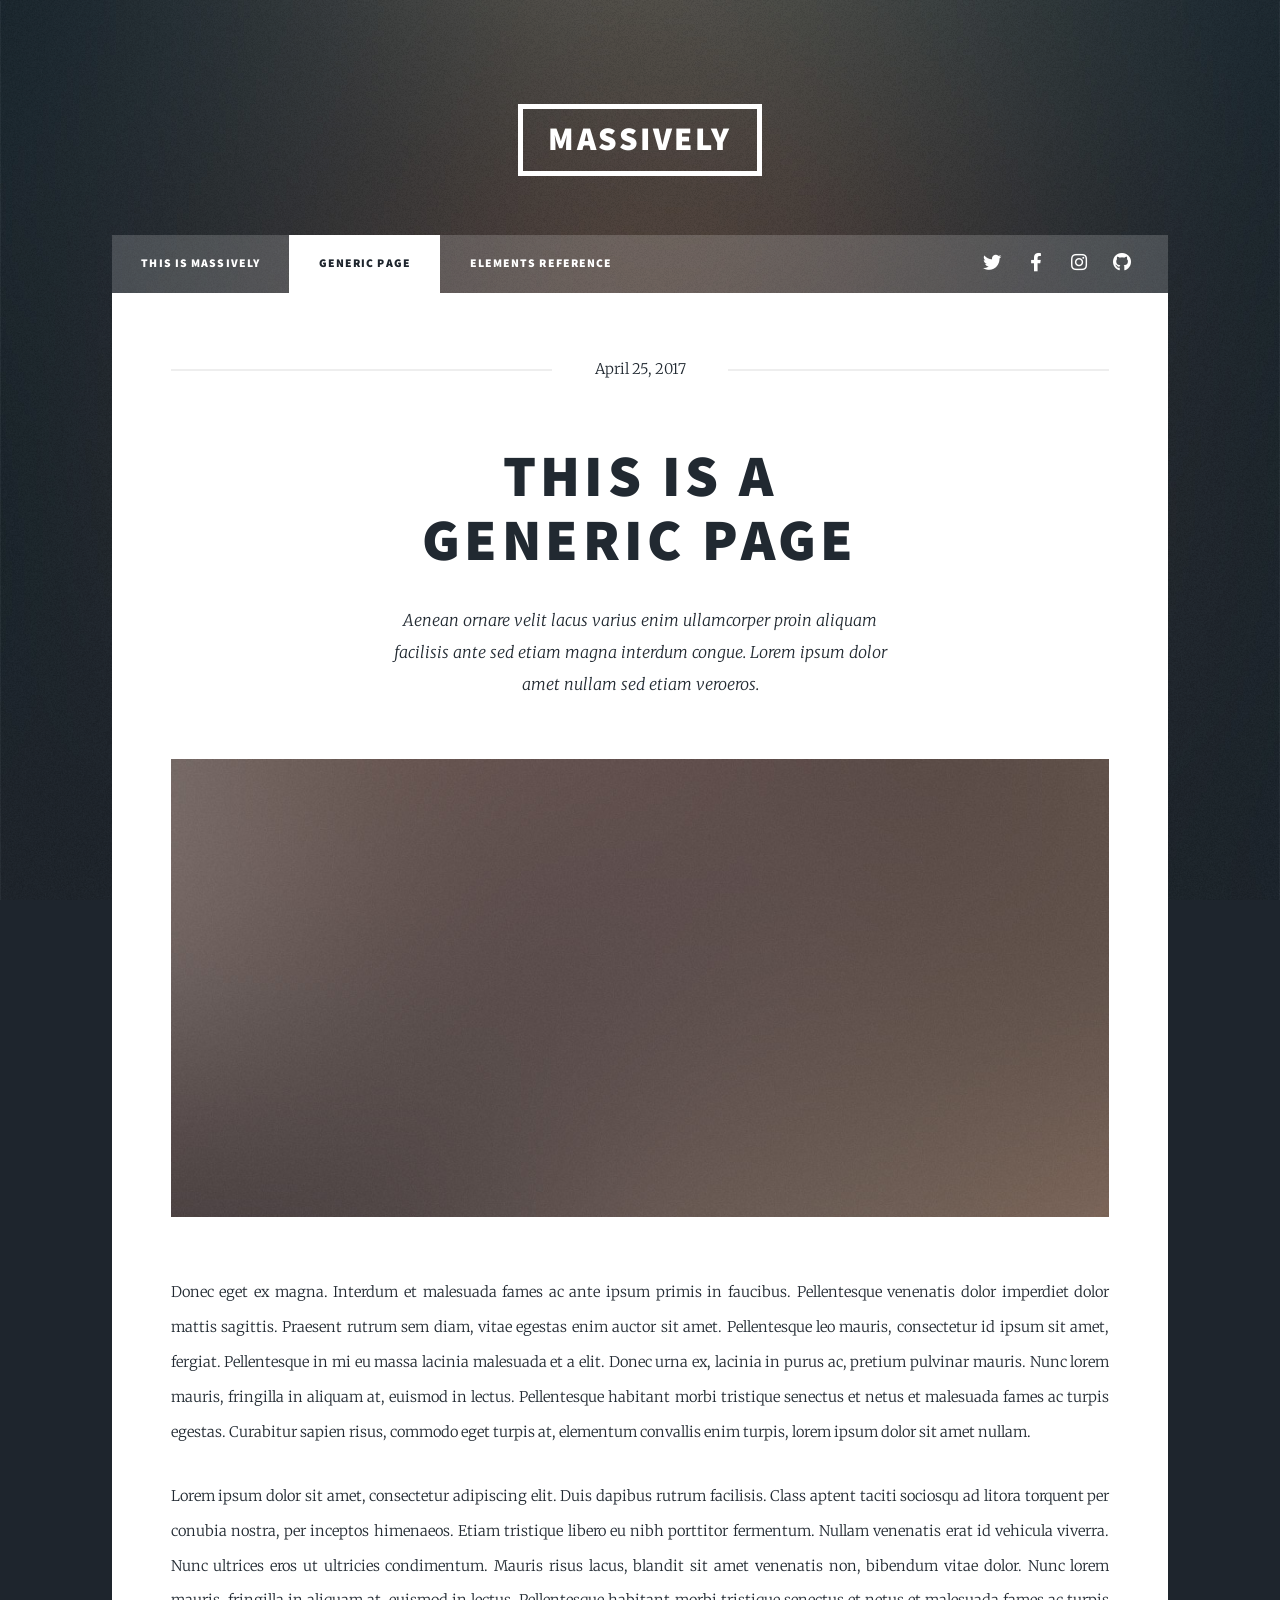
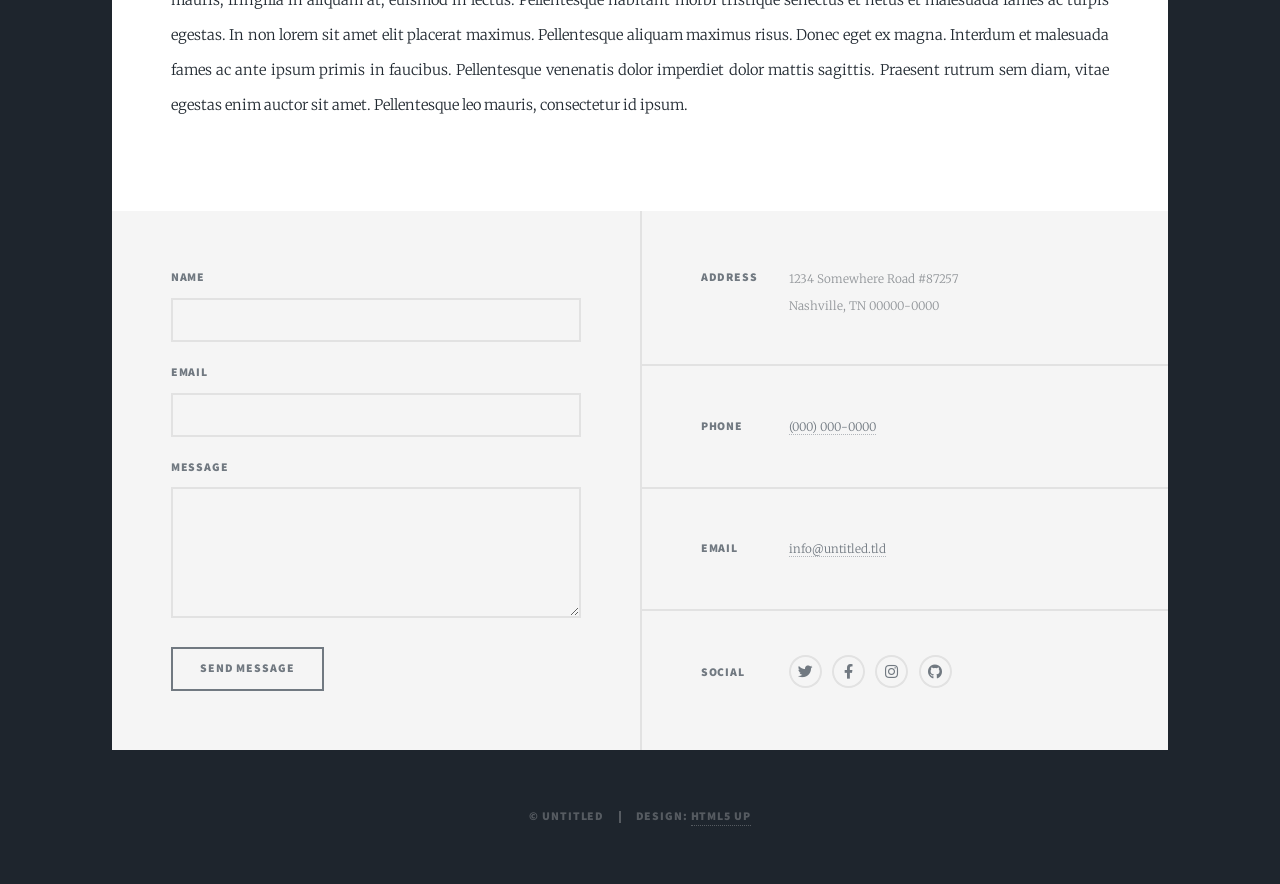
<file: generic.html>
<!DOCTYPE HTML>
<!--
	Massively by HTML5 UP
	html5up.net | @ajlkn
	Free for personal and commercial use under the CCA 3.0 license (html5up.net/license)
-->
<html>
	<head>
		<title>Generic Page - Massively by HTML5 UP</title>
		<meta charset="utf-8" />
		<meta name="viewport" content="width=device-width, initial-scale=1, user-scalable=no" />
		<link rel="stylesheet" href="assets/css/main.css" />
		<noscript><link rel="stylesheet" href="assets/css/noscript.css" /></noscript>
	</head>
	<body class="is-preload">

		<!-- Wrapper -->
			<div id="wrapper">

				<!-- Header -->
					<header id="header">
						<a href="index.html" class="logo">Massively</a>
					</header>

				<!-- Nav -->
					<nav id="nav">
						<ul class="links">
							<li><a href="index.html">This is Massively</a></li>
							<li class="active"><a href="generic.html">Generic Page</a></li>
							<li><a href="elements.html">Elements Reference</a></li>
						</ul>
						<ul class="icons">
							<li><a href="#" class="icon brands fa-twitter"><span class="label">Twitter</span></a></li>
							<li><a href="#" class="icon brands fa-facebook-f"><span class="label">Facebook</span></a></li>
							<li><a href="#" class="icon brands fa-instagram"><span class="label">Instagram</span></a></li>
							<li><a href="#" class="icon brands fa-github"><span class="label">GitHub</span></a></li>
						</ul>
					</nav>

				<!-- Main -->
					<div id="main">

						<!-- Post -->
							<section class="post">
								<header class="major">
									<span class="date">April 25, 2017</span>
									<h1>This is a<br />
									Generic Page</h1>
									<p>Aenean ornare velit lacus varius enim ullamcorper proin aliquam<br />
									facilisis ante sed etiam magna interdum congue. Lorem ipsum dolor<br />
									amet nullam sed etiam veroeros.</p>
								</header>
								<div class="image main"><img src="images/pic01.jpg" alt="" /></div>
								<p>Donec eget ex magna. Interdum et malesuada fames ac ante ipsum primis in faucibus. Pellentesque venenatis dolor imperdiet dolor mattis sagittis. Praesent rutrum sem diam, vitae egestas enim auctor sit amet. Pellentesque leo mauris, consectetur id ipsum sit amet, fergiat. Pellentesque in mi eu massa lacinia malesuada et a elit. Donec urna ex, lacinia in purus ac, pretium pulvinar mauris. Nunc lorem mauris, fringilla in aliquam at, euismod in lectus. Pellentesque habitant morbi tristique senectus et netus et malesuada fames ac turpis egestas. Curabitur sapien risus, commodo eget turpis at, elementum convallis enim turpis, lorem ipsum dolor sit amet nullam.</p>
								<p>Lorem ipsum dolor sit amet, consectetur adipiscing elit. Duis dapibus rutrum facilisis. Class aptent taciti sociosqu ad litora torquent per conubia nostra, per inceptos himenaeos. Etiam tristique libero eu nibh porttitor fermentum. Nullam venenatis erat id vehicula viverra. Nunc ultrices eros ut ultricies condimentum. Mauris risus lacus, blandit sit amet venenatis non, bibendum vitae dolor. Nunc lorem mauris, fringilla in aliquam at, euismod in lectus. Pellentesque habitant morbi tristique senectus et netus et malesuada fames ac turpis egestas. In non lorem sit amet elit placerat maximus. Pellentesque aliquam maximus risus. Donec eget ex magna. Interdum et malesuada fames ac ante ipsum primis in faucibus. Pellentesque venenatis dolor imperdiet dolor mattis sagittis. Praesent rutrum sem diam, vitae egestas enim auctor sit amet. Pellentesque leo mauris, consectetur id ipsum.</p>
							</section>

					</div>

				<!-- Footer -->
					<footer id="footer">
						<section>
							<form method="post" action="#">
								<div class="fields">
									<div class="field">
										<label for="name">Name</label>
										<input type="text" name="name" id="name" />
									</div>
									<div class="field">
										<label for="email">Email</label>
										<input type="text" name="email" id="email" />
									</div>
									<div class="field">
										<label for="message">Message</label>
										<textarea name="message" id="message" rows="3"></textarea>
									</div>
								</div>
								<ul class="actions">
									<li><input type="submit" value="Send Message" /></li>
								</ul>
							</form>
						</section>
						<section class="split contact">
							<section class="alt">
								<h3>Address</h3>
								<p>1234 Somewhere Road #87257<br />
								Nashville, TN 00000-0000</p>
							</section>
							<section>
								<h3>Phone</h3>
								<p><a href="#">(000) 000-0000</a></p>
							</section>
							<section>
								<h3>Email</h3>
								<p><a href="#">info@untitled.tld</a></p>
							</section>
							<section>
								<h3>Social</h3>
								<ul class="icons alt">
									<li><a href="#" class="icon brands alt fa-twitter"><span class="label">Twitter</span></a></li>
									<li><a href="#" class="icon brands alt fa-facebook-f"><span class="label">Facebook</span></a></li>
									<li><a href="#" class="icon brands alt fa-instagram"><span class="label">Instagram</span></a></li>
									<li><a href="#" class="icon brands alt fa-github"><span class="label">GitHub</span></a></li>
								</ul>
							</section>
						</section>
					</footer>

				<!-- Copyright -->
					<div id="copyright">
						<ul><li>&copy; Untitled</li><li>Design: <a href="https://html5up.net">HTML5 UP</a></li></ul>
					</div>

			</div>

		<!-- Scripts -->
			<script src="assets/js/jquery.min.js"></script>
			<script src="assets/js/jquery.scrollex.min.js"></script>
			<script src="assets/js/jquery.scrolly.min.js"></script>
			<script src="assets/js/browser.min.js"></script>
			<script src="assets/js/breakpoints.min.js"></script>
			<script src="assets/js/util.js"></script>
			<script src="assets/js/main.js"></script>

	</body>
</html>
</file>
<file: styles.css>
/* Reset and Base Styles */
* {
    margin: 0;
    padding: 0;
    box-sizing: border-box;
}

/* Typography and Colors */
:root {
    --color-text: #1f1d1a;
    --color-text-light: #45413a;
    --color-bg: #faf8f3;
    --color-meta: #8a8377;
    --color-link: #1f1d1a;
    --color-link-hover: #b6803a;
    --color-accent: #b6803a;
    --color-border: #e6e1d6;
    --max-width: 580px;
}

html {
    font-size: 12px;
    -webkit-font-smoothing: antialiased;
    -moz-osx-font-smoothing: grayscale;
}

body {
    font-family: "SF Mono", "SFMono-Regular", ui-monospace, Menlo, Consolas, "Liberation Mono", monospace;
    line-height: 1.6;
    color: var(--color-text);
    background-color: var(--color-bg);
    font-weight: 400;
    letter-spacing: 0;
}

/* Container */
.container {
    max-width: var(--max-width);
    margin: 0 auto;
    padding: 60px 32px 50px;
}

/* Header */
header {
    margin-bottom: 60px;
    position: relative;
}

header::after {
    content: '';
    position: absolute;
    bottom: -30px;
    left: 0;
    width: 50px;
    height: 1px;
    background: linear-gradient(to right, var(--color-accent), transparent);
    opacity: 0.4;
}

h1 {
    font-size: 2.2rem;
    font-weight: 600;
    line-height: 1.2;
    margin-bottom: 0;
    letter-spacing: -0.01em;
    color: var(--color-text);
}

/* Typography */
h2 {
    font-size: 0.7rem;
    font-weight: 600;
    line-height: 1.3;
    margin-bottom: 20px;
    letter-spacing: 0.12em;
    text-transform: uppercase;
    color: var(--color-meta);
}

h3 {
    font-size: 1.05rem;
    font-weight: 600;
    line-height: 1.4;
    margin-bottom: 6px;
    letter-spacing: 0;
    color: var(--color-text);
}

p {
    font-size: 0.95rem;
    line-height: 1.6;
    margin-bottom: 12px;
    color: var(--color-text-light);
}

.large-text {
    font-size: 1.2rem;
    line-height: 1.5;
    font-weight: 500;
    letter-spacing: -0.005em;
    margin-bottom: 16px;
    color: var(--color-text);
}

.meta {
    font-size: 0.85rem;
    color: var(--color-meta);
    margin-bottom: 8px;
    letter-spacing: 0;
    font-weight: 400;
}

/* Sections */
.section {
    margin-bottom: 50px;
}

.section.intro {
    margin-bottom: 50px;
}

.section.intro .large-text {
    margin-bottom: 14px;
}

/* Research Areas */
.research-areas {
    display: grid;
    gap: 24px;
}

.research-item {
    padding: 0;
}

.research-item h3 {
    margin-bottom: 6px;
}

.research-item p {
    color: var(--color-meta);
    line-height: 1.55;
}

/* Experience Items */
.experience-item {
    margin-bottom: 28px;
}

.experience-item:last-child {
    margin-bottom: 0;
}

/* Project Items */
.project-item {
    margin-bottom: 24px;
}

.project-item:last-child {
    margin-bottom: 0;
}

.project-item h3 {
    margin-bottom: 6px;
}

.project-item p {
    color: var(--color-meta);
    line-height: 1.55;
}

.project-item p strong {
    font-weight: 500;
    color: var(--color-text-light);
}

/* Links */
a {
    color: var(--color-link);
    text-decoration: none;
    transition: all 0.2s ease;
    position: relative;
}

a:hover {
    color: var(--color-link-hover);
}

/* Main content links */
.section a:not(.contact-links a) {
    text-decoration: underline;
    text-decoration-color: rgba(0, 0, 0, 0.2);
    text-underline-offset: 3px;
}

.section a:not(.contact-links a):hover {
    text-decoration-color: rgba(0, 0, 0, 0.5);
}

/* Footer */
footer {
    margin-top: 60px;
    padding-top: 32px;
    border-top: 1px solid var(--color-border);
}

.contact-links {
    display: flex;
    flex-wrap: wrap;
    gap: 24px;
    margin-bottom: 20px;
}

.contact-links a {
    font-size: 0.95rem;
    font-weight: 500;
    letter-spacing: -0.005em;
    padding-bottom: 2px;
    border-bottom: 1px solid transparent;
    transition: border-color 0.2s ease;
}

.contact-links a:hover {
    border-bottom-color: var(--color-link-hover);
}

.copyright {
    font-size: 0.875rem;
    color: var(--color-meta);
    letter-spacing: -0.005em;
}

/* Responsive Design */
@media (max-width: 768px) {
    html {
        font-size: 13px;
    }

    .container {
        padding: 50px 24px 40px;
    }

    header {
        margin-bottom: 50px;
    }

    header::after {
        bottom: -25px;
        width: 50px;
    }

    h1 {
        font-size: 1.8rem;
    }

    h2 {
        font-size: 0.7rem;
        margin-bottom: 20px;
    }

    .large-text {
        font-size: 1.1rem;
    }

    .section {
        margin-bottom: 50px;
    }

    .research-areas {
        gap: 20px;
    }

    .experience-item {
        margin-bottom: 24px;
    }

    .project-item {
        margin-bottom: 20px;
    }

    footer {
        margin-top: 50px;
        padding-top: 28px;
    }

    .contact-links {
        gap: 20px;
    }
}

@media (max-width: 480px) {
    .container {
        padding: 40px 20px 32px;
    }

    header {
        margin-bottom: 40px;
    }

    h1 {
        font-size: 1.6rem;
    }

    .large-text {
        font-size: 1rem;
    }

    .section {
        margin-bottom: 40px;
    }

    .contact-links {
        flex-direction: column;
        gap: 16px;
    }
}

/* Selection */
::selection {
    background-color: rgba(182, 128, 58, 0.18);
    color: var(--color-text);
}

/* Print Styles */
@media print {
    .container {
        max-width: 100%;
        padding: 0;
    }

    header::after {
        display: none;
    }

    a {
        text-decoration: underline;
        color: var(--color-text);
    }

    .contact-links a::after {
        content: " (" attr(href) ")";
        font-size: 0.75rem;
    }

    .section {
        page-break-inside: avoid;
    }
}
</file>
<file: assets/css/main.css>
@import url(fontawesome-all.min.css);
@import url("https://fonts.googleapis.com/css?family=Merriweather:300,700,300italic,700italic|Source+Sans+Pro:900");

/*
	Massively by HTML5 UP
	html5up.net | @ajlkn
	Free for personal and commercial use under the CCA 3.0 license (html5up.net/license)
*/

html, body, div, span, applet, object,
iframe, h1, h2, h3, h4, h5, h6, p, blockquote,
pre, a, abbr, acronym, address, big, cite,
code, del, dfn, em, img, ins, kbd, q, s, samp,
small, strike, strong, sub, sup, tt, var, b,
u, i, center, dl, dt, dd, ol, ul, li, fieldset,
form, label, legend, table, caption, tbody,
tfoot, thead, tr, th, td, article, aside,
canvas, details, embed, figure, figcaption,
footer, header, hgroup, menu, nav, output, ruby,
section, summary, time, mark, audio, video {
	margin: 0;
	padding: 0;
	border: 0;
	font-size: 100%;
	font: inherit;
	vertical-align: baseline;}

article, aside, details, figcaption, figure,
footer, header, hgroup, menu, nav, section {
	display: block;}

body {
	line-height: 1;
}

ol, ul {
	list-style: none;
}

blockquote, q {
	quotes: none;
}

	blockquote:before, blockquote:after, q:before, q:after {
		content: '';
		content: none;
	}

table {
	border-collapse: collapse;
	border-spacing: 0;
}

body {
	-webkit-text-size-adjust: none;
}

mark {
	background-color: transparent;
	color: inherit;
}

input::-moz-focus-inner {
	border: 0;
	padding: 0;
}

input, select, textarea {
	-moz-appearance: none;
	-webkit-appearance: none;
	-ms-appearance: none;
	appearance: none;
}

/* Basic */

	@-ms-viewport {
		width: device-width;
	}

	body {
		-ms-overflow-style: scrollbar;
	}

	@media screen and (max-width: 480px) {

		html, body {
			min-width: 320px;
		}

	}

	html {
		box-sizing: border-box;
	}

	*, *:before, *:after {
		box-sizing: inherit;
	}

	body {
		background-color: #1e252d;
	}

		body.is-preload *, body.is-preload *:before, body.is-preload *:after {
			-moz-animation: none !important;
			-webkit-animation: none !important;
			-ms-animation: none !important;
			animation: none !important;
			-moz-transition: none !important;
			-webkit-transition: none !important;
			-ms-transition: none !important;
			transition: none !important;
		}

/* Type */

	html {
		font-size: 16pt;
	}

		@media screen and (max-width: 1680px) {

			html {
				font-size: 12pt;
			}

		}

		@media screen and (max-width: 1280px) {

			html {
				font-size: 11pt;
			}

		}

		@media screen and (max-width: 360px) {

			html {
				font-size: 10pt;
			}

		}

	body {
		color: #212931;
	}

	body, input, select, textarea {
		font-family: "Merriweather", Georgia, serif;
		font-weight: 300;
		font-size: 1rem;
		line-height: 2.375;
	}

	a {
		-moz-transition: color 0.2s ease-in-out, background-color 0.2s ease-in-out, border-color 0.2s ease-in-out, box-shadow 0.2s ease-in-out;
		-webkit-transition: color 0.2s ease-in-out, background-color 0.2s ease-in-out, border-color 0.2s ease-in-out, box-shadow 0.2s ease-in-out;
		-ms-transition: color 0.2s ease-in-out, background-color 0.2s ease-in-out, border-color 0.2s ease-in-out, box-shadow 0.2s ease-in-out;
		transition: color 0.2s ease-in-out, background-color 0.2s ease-in-out, border-color 0.2s ease-in-out, box-shadow 0.2s ease-in-out;
		border-bottom: dotted 1px;
		text-decoration: none;
	}

		a:hover {
			border-bottom-color: transparent;
		}

	strong, b {
		font-weight: 600;
	}

	em, i {
		font-style: italic;
	}

	p {
		text-align: justify;
		margin: 0 0 2rem 0;
	}

	h1, h2, h3, h4, h5, h6 {
		font-family: "Source Sans Pro", Helvetica, sans-serif;
		font-weight: 900;
		line-height: 1.5;
		letter-spacing: 0.075em;
		text-transform: uppercase;
		margin: 0 0 1rem 0;
	}

		h1 a, h2 a, h3 a, h4 a, h5 a, h6 a {
			border-bottom: 0;
			color: inherit;
			text-decoration: none;
		}

	h1 {
		font-size: 4rem;
		line-height: 1.1;
		margin: 0 0 2rem 0;
	}

	h2 {
		font-size: 1.75rem;
		line-height: 1.3;
		margin: 0 0 1.5rem 0;
	}

	h3 {
		font-size: 1.25rem;
		margin: 0 0 1.5rem 0;
	}

	h4 {
		font-size: 1rem;
	}

	h5 {
		font-size: 0.9rem;
	}

	h6 {
		font-size: 0.8rem;
	}

	sub {
		font-size: 0.8rem;
		position: relative;
		top: 0.5rem;
	}

	sup {
		font-size: 0.8rem;
		position: relative;
		top: -0.5rem;
	}

	blockquote {
		border-left: solid 4px;
		font-style: italic;
		margin: 0 0 2rem 0;
		padding: 0.5rem 0 0.5rem 2rem;
	}

	code {
		border: solid 2px;
		font-family: "Courier New", monospace;
		font-size: 0.9rem;
		margin: 0 0.25rem;
		padding: 0.25rem 0.65rem;
	}

	pre {
		-webkit-overflow-scrolling: touch;
		font-family: "Courier New", monospace;
		font-size: 0.9rem;
		margin: 0 0 2rem 0;
	}

		pre code {
			display: block;
			line-height: 1.75;
			padding: 1rem 1.5rem;
			overflow-x: auto;
		}

	hr {
		border: 0;
		border-bottom: solid 2px;
		margin: 3rem 0;
	}

		hr.major {
			margin: 5rem 0;
		}

	.align-left {
		text-align: left;
	}

	.align-center {
		text-align: center;
	}

	.align-right {
		text-align: right;
	}

	input, select, textarea {
		color: #212931;
	}

	a {
		color: #212931;
		border-bottom-color: rgba(33, 41, 49, 0.5);
	}

		a:hover {
			border-bottom-color: transparent;
			color: #18bfef !important;
		}

	strong, b {
		color: #212931;
	}

	h1, h2, h3, h4, h5, h6 {
		color: #212931;
	}

	blockquote {
		border-left-color: #eeeeee;
	}

	code {
		background: rgba(220, 220, 220, 0.25);
		border-color: #eeeeee;
	}

	hr {
		border-bottom-color: #eeeeee;
	}

/* Row */

	.row {
		display: flex;
		flex-wrap: wrap;
		box-sizing: border-box;
		align-items: stretch;
	}

		.row > * {
			box-sizing: border-box;
		}

		.row.gtr-uniform > * > :last-child {
			margin-bottom: 0;
		}

		.row.aln-left {
			justify-content: flex-start;
		}

		.row.aln-center {
			justify-content: center;
		}

		.row.aln-right {
			justify-content: flex-end;
		}

		.row.aln-top {
			align-items: flex-start;
		}

		.row.aln-middle {
			align-items: center;
		}

		.row.aln-bottom {
			align-items: flex-end;
		}

		.row > .imp {
			order: -1;
		}

		.row > .col-1 {
			width: 8.33333%;
		}

		.row > .off-1 {
			margin-left: 8.33333%;
		}

		.row > .col-2 {
			width: 16.66667%;
		}

		.row > .off-2 {
			margin-left: 16.66667%;
		}

		.row > .col-3 {
			width: 25%;
		}

		.row > .off-3 {
			margin-left: 25%;
		}

		.row > .col-4 {
			width: 33.33333%;
		}

		.row > .off-4 {
			margin-left: 33.33333%;
		}

		.row > .col-5 {
			width: 41.66667%;
		}

		.row > .off-5 {
			margin-left: 41.66667%;
		}

		.row > .col-6 {
			width: 50%;
		}

		.row > .off-6 {
			margin-left: 50%;
		}

		.row > .col-7 {
			width: 58.33333%;
		}

		.row > .off-7 {
			margin-left: 58.33333%;
		}

		.row > .col-8 {
			width: 66.66667%;
		}

		.row > .off-8 {
			margin-left: 66.66667%;
		}

		.row > .col-9 {
			width: 75%;
		}

		.row > .off-9 {
			margin-left: 75%;
		}

		.row > .col-10 {
			width: 83.33333%;
		}

		.row > .off-10 {
			margin-left: 83.33333%;
		}

		.row > .col-11 {
			width: 91.66667%;
		}

		.row > .off-11 {
			margin-left: 91.66667%;
		}

		.row > .col-12 {
			width: 100%;
		}

		.row > .off-12 {
			margin-left: 100%;
		}

		.row.gtr-0 {
			margin-top: 0;
			margin-left: 0rem;
		}

			.row.gtr-0 > * {
				padding: 0 0 0 0rem;
			}

			.row.gtr-0.gtr-uniform {
				margin-top: 0rem;
			}

				.row.gtr-0.gtr-uniform > * {
					padding-top: 0rem;
				}

		.row.gtr-25 {
			margin-top: 0;
			margin-left: -0.375rem;
		}

			.row.gtr-25 > * {
				padding: 0 0 0 0.375rem;
			}

			.row.gtr-25.gtr-uniform {
				margin-top: -0.375rem;
			}

				.row.gtr-25.gtr-uniform > * {
					padding-top: 0.375rem;
				}

		.row.gtr-50 {
			margin-top: 0;
			margin-left: -0.75rem;
		}

			.row.gtr-50 > * {
				padding: 0 0 0 0.75rem;
			}

			.row.gtr-50.gtr-uniform {
				margin-top: -0.75rem;
			}

				.row.gtr-50.gtr-uniform > * {
					padding-top: 0.75rem;
				}

		.row {
			margin-top: 0;
			margin-left: -1.5rem;
		}

			.row > * {
				padding: 0 0 0 1.5rem;
			}

			.row.gtr-uniform {
				margin-top: -1.5rem;
			}

				.row.gtr-uniform > * {
					padding-top: 1.5rem;
				}

		.row.gtr-150 {
			margin-top: 0;
			margin-left: -2.25rem;
		}

			.row.gtr-150 > * {
				padding: 0 0 0 2.25rem;
			}

			.row.gtr-150.gtr-uniform {
				margin-top: -2.25rem;
			}

				.row.gtr-150.gtr-uniform > * {
					padding-top: 2.25rem;
				}

		.row.gtr-200 {
			margin-top: 0;
			margin-left: -3rem;
		}

			.row.gtr-200 > * {
				padding: 0 0 0 3rem;
			}

			.row.gtr-200.gtr-uniform {
				margin-top: -3rem;
			}

				.row.gtr-200.gtr-uniform > * {
					padding-top: 3rem;
				}

		@media screen and (max-width: 1680px) {

			.row {
				display: flex;
				flex-wrap: wrap;
				box-sizing: border-box;
				align-items: stretch;
			}

				.row > * {
					box-sizing: border-box;
				}

				.row.gtr-uniform > * > :last-child {
					margin-bottom: 0;
				}

				.row.aln-left {
					justify-content: flex-start;
				}

				.row.aln-center {
					justify-content: center;
				}

				.row.aln-right {
					justify-content: flex-end;
				}

				.row.aln-top {
					align-items: flex-start;
				}

				.row.aln-middle {
					align-items: center;
				}

				.row.aln-bottom {
					align-items: flex-end;
				}

				.row > .imp-xlarge {
					order: -1;
				}

				.row > .col-1-xlarge {
					width: 8.33333%;
				}

				.row > .off-1-xlarge {
					margin-left: 8.33333%;
				}

				.row > .col-2-xlarge {
					width: 16.66667%;
				}

				.row > .off-2-xlarge {
					margin-left: 16.66667%;
				}

				.row > .col-3-xlarge {
					width: 25%;
				}

				.row > .off-3-xlarge {
					margin-left: 25%;
				}

				.row > .col-4-xlarge {
					width: 33.33333%;
				}

				.row > .off-4-xlarge {
					margin-left: 33.33333%;
				}

				.row > .col-5-xlarge {
					width: 41.66667%;
				}

				.row > .off-5-xlarge {
					margin-left: 41.66667%;
				}

				.row > .col-6-xlarge {
					width: 50%;
				}

				.row > .off-6-xlarge {
					margin-left: 50%;
				}

				.row > .col-7-xlarge {
					width: 58.33333%;
				}

				.row > .off-7-xlarge {
					margin-left: 58.33333%;
				}

				.row > .col-8-xlarge {
					width: 66.66667%;
				}

				.row > .off-8-xlarge {
					margin-left: 66.66667%;
				}

				.row > .col-9-xlarge {
					width: 75%;
				}

				.row > .off-9-xlarge {
					margin-left: 75%;
				}

				.row > .col-10-xlarge {
					width: 83.33333%;
				}

				.row > .off-10-xlarge {
					margin-left: 83.33333%;
				}

				.row > .col-11-xlarge {
					width: 91.66667%;
				}

				.row > .off-11-xlarge {
					margin-left: 91.66667%;
				}

				.row > .col-12-xlarge {
					width: 100%;
				}

				.row > .off-12-xlarge {
					margin-left: 100%;
				}

				.row.gtr-0 {
					margin-top: 0;
					margin-left: 0rem;
				}

					.row.gtr-0 > * {
						padding: 0 0 0 0rem;
					}

					.row.gtr-0.gtr-uniform {
						margin-top: 0rem;
					}

						.row.gtr-0.gtr-uniform > * {
							padding-top: 0rem;
						}

				.row.gtr-25 {
					margin-top: 0;
					margin-left: -0.375rem;
				}

					.row.gtr-25 > * {
						padding: 0 0 0 0.375rem;
					}

					.row.gtr-25.gtr-uniform {
						margin-top: -0.375rem;
					}

						.row.gtr-25.gtr-uniform > * {
							padding-top: 0.375rem;
						}

				.row.gtr-50 {
					margin-top: 0;
					margin-left: -0.75rem;
				}

					.row.gtr-50 > * {
						padding: 0 0 0 0.75rem;
					}

					.row.gtr-50.gtr-uniform {
						margin-top: -0.75rem;
					}

						.row.gtr-50.gtr-uniform > * {
							padding-top: 0.75rem;
						}

				.row {
					margin-top: 0;
					margin-left: -1.5rem;
				}

					.row > * {
						padding: 0 0 0 1.5rem;
					}

					.row.gtr-uniform {
						margin-top: -1.5rem;
					}

						.row.gtr-uniform > * {
							padding-top: 1.5rem;
						}

				.row.gtr-150 {
					margin-top: 0;
					margin-left: -2.25rem;
				}

					.row.gtr-150 > * {
						padding: 0 0 0 2.25rem;
					}

					.row.gtr-150.gtr-uniform {
						margin-top: -2.25rem;
					}

						.row.gtr-150.gtr-uniform > * {
							padding-top: 2.25rem;
						}

				.row.gtr-200 {
					margin-top: 0;
					margin-left: -3rem;
				}

					.row.gtr-200 > * {
						padding: 0 0 0 3rem;
					}

					.row.gtr-200.gtr-uniform {
						margin-top: -3rem;
					}

						.row.gtr-200.gtr-uniform > * {
							padding-top: 3rem;
						}

		}

		@media screen and (max-width: 1280px) {

			.row {
				display: flex;
				flex-wrap: wrap;
				box-sizing: border-box;
				align-items: stretch;
			}

				.row > * {
					box-sizing: border-box;
				}

				.row.gtr-uniform > * > :last-child {
					margin-bottom: 0;
				}

				.row.aln-left {
					justify-content: flex-start;
				}

				.row.aln-center {
					justify-content: center;
				}

				.row.aln-right {
					justify-content: flex-end;
				}

				.row.aln-top {
					align-items: flex-start;
				}

				.row.aln-middle {
					align-items: center;
				}

				.row.aln-bottom {
					align-items: flex-end;
				}

				.row > .imp-large {
					order: -1;
				}

				.row > .col-1-large {
					width: 8.33333%;
				}

				.row > .off-1-large {
					margin-left: 8.33333%;
				}

				.row > .col-2-large {
					width: 16.66667%;
				}

				.row > .off-2-large {
					margin-left: 16.66667%;
				}

				.row > .col-3-large {
					width: 25%;
				}

				.row > .off-3-large {
					margin-left: 25%;
				}

				.row > .col-4-large {
					width: 33.33333%;
				}

				.row > .off-4-large {
					margin-left: 33.33333%;
				}

				.row > .col-5-large {
					width: 41.66667%;
				}

				.row > .off-5-large {
					margin-left: 41.66667%;
				}

				.row > .col-6-large {
					width: 50%;
				}

				.row > .off-6-large {
					margin-left: 50%;
				}

				.row > .col-7-large {
					width: 58.33333%;
				}

				.row > .off-7-large {
					margin-left: 58.33333%;
				}

				.row > .col-8-large {
					width: 66.66667%;
				}

				.row > .off-8-large {
					margin-left: 66.66667%;
				}

				.row > .col-9-large {
					width: 75%;
				}

				.row > .off-9-large {
					margin-left: 75%;
				}

				.row > .col-10-large {
					width: 83.33333%;
				}

				.row > .off-10-large {
					margin-left: 83.33333%;
				}

				.row > .col-11-large {
					width: 91.66667%;
				}

				.row > .off-11-large {
					margin-left: 91.66667%;
				}

				.row > .col-12-large {
					width: 100%;
				}

				.row > .off-12-large {
					margin-left: 100%;
				}

				.row.gtr-0 {
					margin-top: 0;
					margin-left: 0rem;
				}

					.row.gtr-0 > * {
						padding: 0 0 0 0rem;
					}

					.row.gtr-0.gtr-uniform {
						margin-top: 0rem;
					}

						.row.gtr-0.gtr-uniform > * {
							padding-top: 0rem;
						}

				.row.gtr-25 {
					margin-top: 0;
					margin-left: -0.375rem;
				}

					.row.gtr-25 > * {
						padding: 0 0 0 0.375rem;
					}

					.row.gtr-25.gtr-uniform {
						margin-top: -0.375rem;
					}

						.row.gtr-25.gtr-uniform > * {
							padding-top: 0.375rem;
						}

				.row.gtr-50 {
					margin-top: 0;
					margin-left: -0.75rem;
				}

					.row.gtr-50 > * {
						padding: 0 0 0 0.75rem;
					}

					.row.gtr-50.gtr-uniform {
						margin-top: -0.75rem;
					}

						.row.gtr-50.gtr-uniform > * {
							padding-top: 0.75rem;
						}

				.row {
					margin-top: 0;
					margin-left: -1.5rem;
				}

					.row > * {
						padding: 0 0 0 1.5rem;
					}

					.row.gtr-uniform {
						margin-top: -1.5rem;
					}

						.row.gtr-uniform > * {
							padding-top: 1.5rem;
						}

				.row.gtr-150 {
					margin-top: 0;
					margin-left: -2.25rem;
				}

					.row.gtr-150 > * {
						padding: 0 0 0 2.25rem;
					}

					.row.gtr-150.gtr-uniform {
						margin-top: -2.25rem;
					}

						.row.gtr-150.gtr-uniform > * {
							padding-top: 2.25rem;
						}

				.row.gtr-200 {
					margin-top: 0;
					margin-left: -3rem;
				}

					.row.gtr-200 > * {
						padding: 0 0 0 3rem;
					}

					.row.gtr-200.gtr-uniform {
						margin-top: -3rem;
					}

						.row.gtr-200.gtr-uniform > * {
							padding-top: 3rem;
						}

		}

		@media screen and (max-width: 980px) {

			.row {
				display: flex;
				flex-wrap: wrap;
				box-sizing: border-box;
				align-items: stretch;
			}

				.row > * {
					box-sizing: border-box;
				}

				.row.gtr-uniform > * > :last-child {
					margin-bottom: 0;
				}

				.row.aln-left {
					justify-content: flex-start;
				}

				.row.aln-center {
					justify-content: center;
				}

				.row.aln-right {
					justify-content: flex-end;
				}

				.row.aln-top {
					align-items: flex-start;
				}

				.row.aln-middle {
					align-items: center;
				}

				.row.aln-bottom {
					align-items: flex-end;
				}

				.row > .imp-medium {
					order: -1;
				}

				.row > .col-1-medium {
					width: 8.33333%;
				}

				.row > .off-1-medium {
					margin-left: 8.33333%;
				}

				.row > .col-2-medium {
					width: 16.66667%;
				}

				.row > .off-2-medium {
					margin-left: 16.66667%;
				}

				.row > .col-3-medium {
					width: 25%;
				}

				.row > .off-3-medium {
					margin-left: 25%;
				}

				.row > .col-4-medium {
					width: 33.33333%;
				}

				.row > .off-4-medium {
					margin-left: 33.33333%;
				}

				.row > .col-5-medium {
					width: 41.66667%;
				}

				.row > .off-5-medium {
					margin-left: 41.66667%;
				}

				.row > .col-6-medium {
					width: 50%;
				}

				.row > .off-6-medium {
					margin-left: 50%;
				}

				.row > .col-7-medium {
					width: 58.33333%;
				}

				.row > .off-7-medium {
					margin-left: 58.33333%;
				}

				.row > .col-8-medium {
					width: 66.66667%;
				}

				.row > .off-8-medium {
					margin-left: 66.66667%;
				}

				.row > .col-9-medium {
					width: 75%;
				}

				.row > .off-9-medium {
					margin-left: 75%;
				}

				.row > .col-10-medium {
					width: 83.33333%;
				}

				.row > .off-10-medium {
					margin-left: 83.33333%;
				}

				.row > .col-11-medium {
					width: 91.66667%;
				}

				.row > .off-11-medium {
					margin-left: 91.66667%;
				}

				.row > .col-12-medium {
					width: 100%;
				}

				.row > .off-12-medium {
					margin-left: 100%;
				}

				.row.gtr-0 {
					margin-top: 0;
					margin-left: 0rem;
				}

					.row.gtr-0 > * {
						padding: 0 0 0 0rem;
					}

					.row.gtr-0.gtr-uniform {
						margin-top: 0rem;
					}

						.row.gtr-0.gtr-uniform > * {
							padding-top: 0rem;
						}

				.row.gtr-25 {
					margin-top: 0;
					margin-left: -0.375rem;
				}

					.row.gtr-25 > * {
						padding: 0 0 0 0.375rem;
					}

					.row.gtr-25.gtr-uniform {
						margin-top: -0.375rem;
					}

						.row.gtr-25.gtr-uniform > * {
							padding-top: 0.375rem;
						}

				.row.gtr-50 {
					margin-top: 0;
					margin-left: -0.75rem;
				}

					.row.gtr-50 > * {
						padding: 0 0 0 0.75rem;
					}

					.row.gtr-50.gtr-uniform {
						margin-top: -0.75rem;
					}

						.row.gtr-50.gtr-uniform > * {
							padding-top: 0.75rem;
						}

				.row {
					margin-top: 0;
					margin-left: -1.5rem;
				}

					.row > * {
						padding: 0 0 0 1.5rem;
					}

					.row.gtr-uniform {
						margin-top: -1.5rem;
					}

						.row.gtr-uniform > * {
							padding-top: 1.5rem;
						}

				.row.gtr-150 {
					margin-top: 0;
					margin-left: -2.25rem;
				}

					.row.gtr-150 > * {
						padding: 0 0 0 2.25rem;
					}

					.row.gtr-150.gtr-uniform {
						margin-top: -2.25rem;
					}

						.row.gtr-150.gtr-uniform > * {
							padding-top: 2.25rem;
						}

				.row.gtr-200 {
					margin-top: 0;
					margin-left: -3rem;
				}

					.row.gtr-200 > * {
						padding: 0 0 0 3rem;
					}

					.row.gtr-200.gtr-uniform {
						margin-top: -3rem;
					}

						.row.gtr-200.gtr-uniform > * {
							padding-top: 3rem;
						}

		}

		@media screen and (max-width: 736px) {

			.row {
				display: flex;
				flex-wrap: wrap;
				box-sizing: border-box;
				align-items: stretch;
			}

				.row > * {
					box-sizing: border-box;
				}

				.row.gtr-uniform > * > :last-child {
					margin-bottom: 0;
				}

				.row.aln-left {
					justify-content: flex-start;
				}

				.row.aln-center {
					justify-content: center;
				}

				.row.aln-right {
					justify-content: flex-end;
				}

				.row.aln-top {
					align-items: flex-start;
				}

				.row.aln-middle {
					align-items: center;
				}

				.row.aln-bottom {
					align-items: flex-end;
				}

				.row > .imp-small {
					order: -1;
				}

				.row > .col-1-small {
					width: 8.33333%;
				}

				.row > .off-1-small {
					margin-left: 8.33333%;
				}

				.row > .col-2-small {
					width: 16.66667%;
				}

				.row > .off-2-small {
					margin-left: 16.66667%;
				}

				.row > .col-3-small {
					width: 25%;
				}

				.row > .off-3-small {
					margin-left: 25%;
				}

				.row > .col-4-small {
					width: 33.33333%;
				}

				.row > .off-4-small {
					margin-left: 33.33333%;
				}

				.row > .col-5-small {
					width: 41.66667%;
				}

				.row > .off-5-small {
					margin-left: 41.66667%;
				}

				.row > .col-6-small {
					width: 50%;
				}

				.row > .off-6-small {
					margin-left: 50%;
				}

				.row > .col-7-small {
					width: 58.33333%;
				}

				.row > .off-7-small {
					margin-left: 58.33333%;
				}

				.row > .col-8-small {
					width: 66.66667%;
				}

				.row > .off-8-small {
					margin-left: 66.66667%;
				}

				.row > .col-9-small {
					width: 75%;
				}

				.row > .off-9-small {
					margin-left: 75%;
				}

				.row > .col-10-small {
					width: 83.33333%;
				}

				.row > .off-10-small {
					margin-left: 83.33333%;
				}

				.row > .col-11-small {
					width: 91.66667%;
				}

				.row > .off-11-small {
					margin-left: 91.66667%;
				}

				.row > .col-12-small {
					width: 100%;
				}

				.row > .off-12-small {
					margin-left: 100%;
				}

				.row.gtr-0 {
					margin-top: 0;
					margin-left: 0rem;
				}

					.row.gtr-0 > * {
						padding: 0 0 0 0rem;
					}

					.row.gtr-0.gtr-uniform {
						margin-top: 0rem;
					}

						.row.gtr-0.gtr-uniform > * {
							padding-top: 0rem;
						}

				.row.gtr-25 {
					margin-top: 0;
					margin-left: -0.375rem;
				}

					.row.gtr-25 > * {
						padding: 0 0 0 0.375rem;
					}

					.row.gtr-25.gtr-uniform {
						margin-top: -0.375rem;
					}

						.row.gtr-25.gtr-uniform > * {
							padding-top: 0.375rem;
						}

				.row.gtr-50 {
					margin-top: 0;
					margin-left: -0.75rem;
				}

					.row.gtr-50 > * {
						padding: 0 0 0 0.75rem;
					}

					.row.gtr-50.gtr-uniform {
						margin-top: -0.75rem;
					}

						.row.gtr-50.gtr-uniform > * {
							padding-top: 0.75rem;
						}

				.row {
					margin-top: 0;
					margin-left: -1.5rem;
				}

					.row > * {
						padding: 0 0 0 1.5rem;
					}

					.row.gtr-uniform {
						margin-top: -1.5rem;
					}

						.row.gtr-uniform > * {
							padding-top: 1.5rem;
						}

				.row.gtr-150 {
					margin-top: 0;
					margin-left: -2.25rem;
				}

					.row.gtr-150 > * {
						padding: 0 0 0 2.25rem;
					}

					.row.gtr-150.gtr-uniform {
						margin-top: -2.25rem;
					}

						.row.gtr-150.gtr-uniform > * {
							padding-top: 2.25rem;
						}

				.row.gtr-200 {
					margin-top: 0;
					margin-left: -3rem;
				}

					.row.gtr-200 > * {
						padding: 0 0 0 3rem;
					}

					.row.gtr-200.gtr-uniform {
						margin-top: -3rem;
					}

						.row.gtr-200.gtr-uniform > * {
							padding-top: 3rem;
						}

		}

		@media screen and (max-width: 480px) {

			.row {
				display: flex;
				flex-wrap: wrap;
				box-sizing: border-box;
				align-items: stretch;
			}

				.row > * {
					box-sizing: border-box;
				}

				.row.gtr-uniform > * > :last-child {
					margin-bottom: 0;
				}

				.row.aln-left {
					justify-content: flex-start;
				}

				.row.aln-center {
					justify-content: center;
				}

				.row.aln-right {
					justify-content: flex-end;
				}

				.row.aln-top {
					align-items: flex-start;
				}

				.row.aln-middle {
					align-items: center;
				}

				.row.aln-bottom {
					align-items: flex-end;
				}

				.row > .imp-xsmall {
					order: -1;
				}

				.row > .col-1-xsmall {
					width: 8.33333%;
				}

				.row > .off-1-xsmall {
					margin-left: 8.33333%;
				}

				.row > .col-2-xsmall {
					width: 16.66667%;
				}

				.row > .off-2-xsmall {
					margin-left: 16.66667%;
				}

				.row > .col-3-xsmall {
					width: 25%;
				}

				.row > .off-3-xsmall {
					margin-left: 25%;
				}

				.row > .col-4-xsmall {
					width: 33.33333%;
				}

				.row > .off-4-xsmall {
					margin-left: 33.33333%;
				}

				.row > .col-5-xsmall {
					width: 41.66667%;
				}

				.row > .off-5-xsmall {
					margin-left: 41.66667%;
				}

				.row > .col-6-xsmall {
					width: 50%;
				}

				.row > .off-6-xsmall {
					margin-left: 50%;
				}

				.row > .col-7-xsmall {
					width: 58.33333%;
				}

				.row > .off-7-xsmall {
					margin-left: 58.33333%;
				}

				.row > .col-8-xsmall {
					width: 66.66667%;
				}

				.row > .off-8-xsmall {
					margin-left: 66.66667%;
				}

				.row > .col-9-xsmall {
					width: 75%;
				}

				.row > .off-9-xsmall {
					margin-left: 75%;
				}

				.row > .col-10-xsmall {
					width: 83.33333%;
				}

				.row > .off-10-xsmall {
					margin-left: 83.33333%;
				}

				.row > .col-11-xsmall {
					width: 91.66667%;
				}

				.row > .off-11-xsmall {
					margin-left: 91.66667%;
				}

				.row > .col-12-xsmall {
					width: 100%;
				}

				.row > .off-12-xsmall {
					margin-left: 100%;
				}

				.row.gtr-0 {
					margin-top: 0;
					margin-left: 0rem;
				}

					.row.gtr-0 > * {
						padding: 0 0 0 0rem;
					}

					.row.gtr-0.gtr-uniform {
						margin-top: 0rem;
					}

						.row.gtr-0.gtr-uniform > * {
							padding-top: 0rem;
						}

				.row.gtr-25 {
					margin-top: 0;
					margin-left: -0.375rem;
				}

					.row.gtr-25 > * {
						padding: 0 0 0 0.375rem;
					}

					.row.gtr-25.gtr-uniform {
						margin-top: -0.375rem;
					}

						.row.gtr-25.gtr-uniform > * {
							padding-top: 0.375rem;
						}

				.row.gtr-50 {
					margin-top: 0;
					margin-left: -0.75rem;
				}

					.row.gtr-50 > * {
						padding: 0 0 0 0.75rem;
					}

					.row.gtr-50.gtr-uniform {
						margin-top: -0.75rem;
					}

						.row.gtr-50.gtr-uniform > * {
							padding-top: 0.75rem;
						}

				.row {
					margin-top: 0;
					margin-left: -1.5rem;
				}

					.row > * {
						padding: 0 0 0 1.5rem;
					}

					.row.gtr-uniform {
						margin-top: -1.5rem;
					}

						.row.gtr-uniform > * {
							padding-top: 1.5rem;
						}

				.row.gtr-150 {
					margin-top: 0;
					margin-left: -2.25rem;
				}

					.row.gtr-150 > * {
						padding: 0 0 0 2.25rem;
					}

					.row.gtr-150.gtr-uniform {
						margin-top: -2.25rem;
					}

						.row.gtr-150.gtr-uniform > * {
							padding-top: 2.25rem;
						}

				.row.gtr-200 {
					margin-top: 0;
					margin-left: -3rem;
				}

					.row.gtr-200 > * {
						padding: 0 0 0 3rem;
					}

					.row.gtr-200.gtr-uniform {
						margin-top: -3rem;
					}

						.row.gtr-200.gtr-uniform > * {
							padding-top: 3rem;
						}

		}

		@media screen and (max-width: 360px) {

			.row {
				display: flex;
				flex-wrap: wrap;
				box-sizing: border-box;
				align-items: stretch;
			}

				.row > * {
					box-sizing: border-box;
				}

				.row.gtr-uniform > * > :last-child {
					margin-bottom: 0;
				}

				.row.aln-left {
					justify-content: flex-start;
				}

				.row.aln-center {
					justify-content: center;
				}

				.row.aln-right {
					justify-content: flex-end;
				}

				.row.aln-top {
					align-items: flex-start;
				}

				.row.aln-middle {
					align-items: center;
				}

				.row.aln-bottom {
					align-items: flex-end;
				}

				.row > .imp-xxsmall {
					order: -1;
				}

				.row > .col-1-xxsmall {
					width: 8.33333%;
				}

				.row > .off-1-xxsmall {
					margin-left: 8.33333%;
				}

				.row > .col-2-xxsmall {
					width: 16.66667%;
				}

				.row > .off-2-xxsmall {
					margin-left: 16.66667%;
				}

				.row > .col-3-xxsmall {
					width: 25%;
				}

				.row > .off-3-xxsmall {
					margin-left: 25%;
				}

				.row > .col-4-xxsmall {
					width: 33.33333%;
				}

				.row > .off-4-xxsmall {
					margin-left: 33.33333%;
				}

				.row > .col-5-xxsmall {
					width: 41.66667%;
				}

				.row > .off-5-xxsmall {
					margin-left: 41.66667%;
				}

				.row > .col-6-xxsmall {
					width: 50%;
				}

				.row > .off-6-xxsmall {
					margin-left: 50%;
				}

				.row > .col-7-xxsmall {
					width: 58.33333%;
				}

				.row > .off-7-xxsmall {
					margin-left: 58.33333%;
				}

				.row > .col-8-xxsmall {
					width: 66.66667%;
				}

				.row > .off-8-xxsmall {
					margin-left: 66.66667%;
				}

				.row > .col-9-xxsmall {
					width: 75%;
				}

				.row > .off-9-xxsmall {
					margin-left: 75%;
				}

				.row > .col-10-xxsmall {
					width: 83.33333%;
				}

				.row > .off-10-xxsmall {
					margin-left: 83.33333%;
				}

				.row > .col-11-xxsmall {
					width: 91.66667%;
				}

				.row > .off-11-xxsmall {
					margin-left: 91.66667%;
				}

				.row > .col-12-xxsmall {
					width: 100%;
				}

				.row > .off-12-xxsmall {
					margin-left: 100%;
				}

				.row.gtr-0 {
					margin-top: 0;
					margin-left: 0rem;
				}

					.row.gtr-0 > * {
						padding: 0 0 0 0rem;
					}

					.row.gtr-0.gtr-uniform {
						margin-top: 0rem;
					}

						.row.gtr-0.gtr-uniform > * {
							padding-top: 0rem;
						}

				.row.gtr-25 {
					margin-top: 0;
					margin-left: -0.375rem;
				}

					.row.gtr-25 > * {
						padding: 0 0 0 0.375rem;
					}

					.row.gtr-25.gtr-uniform {
						margin-top: -0.375rem;
					}

						.row.gtr-25.gtr-uniform > * {
							padding-top: 0.375rem;
						}

				.row.gtr-50 {
					margin-top: 0;
					margin-left: -0.75rem;
				}

					.row.gtr-50 > * {
						padding: 0 0 0 0.75rem;
					}

					.row.gtr-50.gtr-uniform {
						margin-top: -0.75rem;
					}

						.row.gtr-50.gtr-uniform > * {
							padding-top: 0.75rem;
						}

				.row {
					margin-top: 0;
					margin-left: -1.5rem;
				}

					.row > * {
						padding: 0 0 0 1.5rem;
					}

					.row.gtr-uniform {
						margin-top: -1.5rem;
					}

						.row.gtr-uniform > * {
							padding-top: 1.5rem;
						}

				.row.gtr-150 {
					margin-top: 0;
					margin-left: -2.25rem;
				}

					.row.gtr-150 > * {
						padding: 0 0 0 2.25rem;
					}

					.row.gtr-150.gtr-uniform {
						margin-top: -2.25rem;
					}

						.row.gtr-150.gtr-uniform > * {
							padding-top: 2.25rem;
						}

				.row.gtr-200 {
					margin-top: 0;
					margin-left: -3rem;
				}

					.row.gtr-200 > * {
						padding: 0 0 0 3rem;
					}

					.row.gtr-200.gtr-uniform {
						margin-top: -3rem;
					}

						.row.gtr-200.gtr-uniform > * {
							padding-top: 3rem;
						}

		}

/* Box */

	.box {
		border: solid 2px;
		margin-bottom: 2rem;
		padding: 1.5rem;
	}

		.box > :last-child,
		.box > :last-child > :last-child,
		.box > :last-child > :last-child > :last-child {
			margin-bottom: 0;
		}

		.box.alt {
			border: 0;
			border-radius: 0;
			padding: 0;
		}

	.box {
		border-color: #eeeeee;
	}

/* Button */

	input[type="submit"],
	input[type="reset"],
	input[type="button"],
	button,
	.button {
		-moz-appearance: none;
		-webkit-appearance: none;
		-ms-appearance: none;
		appearance: none;
		-moz-transition: background-color 0.2s ease-in-out, box-shadow 0.2s ease-in-out, color 0.2s ease-in-out;
		-webkit-transition: background-color 0.2s ease-in-out, box-shadow 0.2s ease-in-out, color 0.2s ease-in-out;
		-ms-transition: background-color 0.2s ease-in-out, box-shadow 0.2s ease-in-out, color 0.2s ease-in-out;
		transition: background-color 0.2s ease-in-out, box-shadow 0.2s ease-in-out, color 0.2s ease-in-out;
		border: 0;
		border-radius: 0;
		cursor: pointer;
		display: inline-block;
		font-family: "Source Sans Pro", Helvetica, sans-serif;
		font-size: 0.8rem;
		font-weight: 900;
		letter-spacing: 0.075em;
		height: 3rem;
		line-height: 3rem;
		padding: 0 2rem;
		text-align: center;
		text-decoration: none;
		text-transform: uppercase;
		white-space: nowrap;
	}

		input[type="submit"].icon:before,
		input[type="reset"].icon:before,
		input[type="button"].icon:before,
		button.icon:before,
		.button.icon:before {
			margin-right: 0.5rem;
		}

		input[type="submit"].icon.solo,
		input[type="reset"].icon.solo,
		input[type="button"].icon.solo,
		button.icon.solo,
		.button.icon.solo {
			position: relative;
			width: 4rem;
			height: 4rem;
			line-height: 4rem;
			border-radius: 4rem;
			text-indent: 4rem;
			overflow: hidden;
			padding: 0;
			white-space: nowrap;
		}

			input[type="submit"].icon.solo:before,
			input[type="reset"].icon.solo:before,
			input[type="button"].icon.solo:before,
			button.icon.solo:before,
			.button.icon.solo:before {
				position: absolute;
				display: block;
				top: 0;
				left: 0;
				width: inherit;
				height: inherit;
				line-height: inherit;
				font-size: 1.25rem;
				margin-right: 0;
				text-align: center;
				text-indent: 0;
			}

		input[type="submit"].fit,
		input[type="reset"].fit,
		input[type="button"].fit,
		button.fit,
		.button.fit {
			width: 100%;
		}

		input[type="submit"].small,
		input[type="reset"].small,
		input[type="button"].small,
		button.small,
		.button.small {
			font-size: 0.7rem;
			height: 2.5rem;
			line-height: 2.5rem;
			padding: 0 1.5rem;
		}

		input[type="submit"].large,
		input[type="reset"].large,
		input[type="button"].large,
		button.large,
		.button.large {
			font-size: 0.9rem;
			height: 3.5rem;
			line-height: 3.5rem;
			padding: 0 2.75rem;
		}

		@media screen and (max-width: 980px) {

			input[type="submit"],
			input[type="reset"],
			input[type="button"],
			button,
			.button {
				font-size: 0.9rem;
				height: 3.25rem;
				line-height: 3.25rem;
			}

				input[type="submit"].large,
				input[type="reset"].large,
				input[type="button"].large,
				button.large,
				.button.large {
					font-size: 1rem;
					height: 3.75rem;
					line-height: 3.75rem;
				}

		}

		input[type="submit"].disabled, input[type="submit"]:disabled,
		input[type="reset"].disabled,
		input[type="reset"]:disabled,
		input[type="button"].disabled,
		input[type="button"]:disabled,
		button.disabled,
		button:disabled,
		.button.disabled,
		.button:disabled {
			pointer-events: none;
			opacity: 0.25;
		}

	input[type="submit"],
	input[type="reset"],
	input[type="button"],
	button,
	.button {
		background-color: transparent;
		box-shadow: inset 0 0 0 2px #212931;
		color: #212931 !important;
	}

		input[type="submit"]:hover,
		input[type="reset"]:hover,
		input[type="button"]:hover,
		button:hover,
		.button:hover {
			box-shadow: inset 0 0 0 2px #18bfef;
			color: #18bfef !important;
		}

		input[type="submit"].primary,
		input[type="reset"].primary,
		input[type="button"].primary,
		button.primary,
		.button.primary {
			background-color: #212931;
			box-shadow: none;
			color: #ffffff !important;
		}

			input[type="submit"].primary:hover,
			input[type="reset"].primary:hover,
			input[type="button"].primary:hover,
			button.primary:hover,
			.button.primary:hover {
				background-color: #18bfef;
			}

/* Form */

	form {
		margin: 0 0 2rem 0;
	}

		form > :last-child {
			margin-bottom: 0;
		}

		form > .fields {
			display: -moz-flex;
			display: -webkit-flex;
			display: -ms-flex;
			display: flex;
			-moz-flex-wrap: wrap;
			-webkit-flex-wrap: wrap;
			-ms-flex-wrap: wrap;
			flex-wrap: wrap;
			width: calc(100% + 3rem);
			margin: -1.5rem 0 2rem -1.5rem;
		}

			form > .fields > .field {
				-moz-flex-grow: 0;
				-webkit-flex-grow: 0;
				-ms-flex-grow: 0;
				flex-grow: 0;
				-moz-flex-shrink: 0;
				-webkit-flex-shrink: 0;
				-ms-flex-shrink: 0;
				flex-shrink: 0;
				padding: 1.5rem 0 0 1.5rem;
				width: calc(100% - 1.5rem);
			}

				form > .fields > .field.half {
					width: calc(50% - 0.75rem);
				}

				form > .fields > .field.third {
					width: calc(100%/3 - 0.5rem);
				}

				form > .fields > .field.quarter {
					width: calc(25% - 0.375rem);
				}

		@media screen and (max-width: 480px) {

			form > .fields {
				width: calc(100% + 3rem);
				margin: -1.5rem 0 2rem -1.5rem;
			}

				form > .fields > .field {
					padding: 1.5rem 0 0 1.5rem;
					width: calc(100% - 1.5rem);
				}

					form > .fields > .field.half {
						width: calc(100% - 1.5rem);
					}

					form > .fields > .field.third {
						width: calc(100% - 1.5rem);
					}

					form > .fields > .field.quarter {
						width: calc(100% - 1.5rem);
					}

		}

	label {
		display: block;
		font-family: "Source Sans Pro", Helvetica, sans-serif;
		font-weight: 900;
		line-height: 1.5;
		letter-spacing: 0.075em;
		font-size: 0.8rem;
		text-transform: uppercase;
		margin: 0 0 0.75rem 0;
	}

		@media screen and (max-width: 980px) {

			label {
				font-size: 0.9rem;
			}

		}

	input[type="text"],
	input[type="password"],
	input[type="email"],
	select,
	textarea {
		-moz-appearance: none;
		-webkit-appearance: none;
		-ms-appearance: none;
		appearance: none;
		background: transparent;
		border-radius: 0;
		border: solid 2px;
		color: inherit;
		display: block;
		outline: 0;
		padding: 0 1rem;
		text-decoration: none;
		width: 100%;
	}

		input[type="text"]:invalid,
		input[type="password"]:invalid,
		input[type="email"]:invalid,
		select:invalid,
		textarea:invalid {
			box-shadow: none;
		}

	select {
		background-size: 1.25rem;
		background-repeat: no-repeat;
		background-position: calc(100% - 1rem) center;
		height: 3rem;
		padding-right: 3rem;
		text-overflow: ellipsis;
	}

		select:focus::-ms-value {
			background-color: transparent;
		}

		select::-ms-expand {
			display: none;
		}

	input[type="text"],
	input[type="password"],
	input[type="email"],
	select {
		height: 3rem;
	}

	textarea {
		padding: 0.75rem 1rem;
	}

	input[type="checkbox"],
	input[type="radio"] {
		-moz-appearance: none;
		-webkit-appearance: none;
		-ms-appearance: none;
		appearance: none;
		display: block;
		float: left;
		margin-right: -2rem;
		opacity: 0;
		width: 1rem;
		z-index: -1;
	}

		input[type="checkbox"] + label,
		input[type="radio"] + label {
			text-decoration: none;
			cursor: pointer;
			display: inline-block;
			font-size: 1rem;
			letter-spacing: 0;
			font-family: "Merriweather", Georgia, serif;
			text-transform: none;
			font-weight: 300;
			padding-left: 2.8rem;
			padding-right: 1rem;
			position: relative;
		}

			input[type="checkbox"] + label:before,
			input[type="radio"] + label:before {
				-moz-osx-font-smoothing: grayscale;
				-webkit-font-smoothing: antialiased;
				display: inline-block;
				font-style: normal;
				font-variant: normal;
				text-rendering: auto;
				line-height: 1;
				text-transform: none !important;
				font-family: 'Font Awesome 5 Free';
				font-weight: 900;
			}

			input[type="checkbox"] + label:before,
			input[type="radio"] + label:before {
				border-radius: 0;
				border: solid 2px;
				content: '';
				display: inline-block;
				font-size: 0.8rem;
				height: 1.8rem;
				left: 0;
				line-height: 1.65rem;
				position: absolute;
				text-align: center;
				top: -0.125rem;
				width: 1.8rem;
			}

		input[type="checkbox"]:checked + label:before,
		input[type="radio"]:checked + label:before {
			content: '\f00c';
		}

	input[type="checkbox"] + label:before {
		border-radius: 0;
	}

	input[type="radio"] + label:before {
		border-radius: 100%;
	}

	::-webkit-input-placeholder {
		opacity: 1.0;
	}

	:-moz-placeholder {
		opacity: 1.0;
	}

	::-moz-placeholder {
		opacity: 1.0;
	}

	:-ms-input-placeholder {
		opacity: 1.0;
	}

	label {
		color: #212931;
	}

	input[type="text"],
	input[type="password"],
	input[type="email"],
	select,
	textarea {
		border-color: #eeeeee;
	}

		input[type="text"]:focus,
		input[type="password"]:focus,
		input[type="email"]:focus,
		select:focus,
		textarea:focus {
			border-color: #18bfef;
		}

	select {
		background-image: url("data:image/svg+xml;charset=utf8,%3Csvg xmlns='http://www.w3.org/2000/svg' width='40' height='40' preserveAspectRatio='none' viewBox='0 0 40 40'%3E%3Cpath d='M9.4,12.3l10.4,10.4l10.4-10.4c0.2-0.2,0.5-0.4,0.9-0.4c0.3,0,0.6,0.1,0.9,0.4l3.3,3.3c0.2,0.2,0.4,0.5,0.4,0.9 c0,0.4-0.1,0.6-0.4,0.9L20.7,31.9c-0.2,0.2-0.5,0.4-0.9,0.4c-0.3,0-0.6-0.1-0.9-0.4L4.3,17.3c-0.2-0.2-0.4-0.5-0.4-0.9 c0-0.4,0.1-0.6,0.4-0.9l3.3-3.3c0.2-0.2,0.5-0.4,0.9-0.4S9.1,12.1,9.4,12.3z' fill='%23eeeeee' /%3E%3C/svg%3E");
	}

		select option {
			background-color: #ffffff;
			color: #212931;
		}

	.select-wrapper:before {
		color: #eeeeee;
	}

	input[type="checkbox"] + label,
	input[type="radio"] + label {
		color: #212931;
	}

		input[type="checkbox"] + label:before,
		input[type="radio"] + label:before {
			border-color: #eeeeee;
		}

	input[type="checkbox"]:checked + label:before,
	input[type="radio"]:checked + label:before {
		background-color: #212931;
		border-color: #212931;
		color: #ffffff;
	}

	input[type="checkbox"]:focus + label:before,
	input[type="radio"]:focus + label:before {
		border-color: #18bfef;
	}

	::-webkit-input-placeholder {
		color: #909498 !important;
	}

	:-moz-placeholder {
		color: #909498 !important;
	}

	::-moz-placeholder {
		color: #909498 !important;
	}

	:-ms-input-placeholder {
		color: #909498 !important;
	}

	.formerize-placeholder {
		color: #909498 !important;
	}

/* Icon */

	.icon {
		text-decoration: none;
		border-bottom: none;
		position: relative;
	}

		.icon:before {
			-moz-osx-font-smoothing: grayscale;
			-webkit-font-smoothing: antialiased;
			display: inline-block;
			font-style: normal;
			font-variant: normal;
			text-rendering: auto;
			line-height: 1;
			text-transform: none !important;
			font-family: 'Font Awesome 5 Free';
			font-weight: 400;
		}

		.icon > .label {
			display: none;
		}

		.icon:before {
			line-height: inherit;
		}

		.icon.solid:before {
			font-weight: 900;
		}

		.icon.brands:before {
			font-family: 'Font Awesome 5 Brands';
		}

/* Image */

	.image {
		border: 0;
		display: inline-block;
		position: relative;
	}

		.image img {
			display: block;
		}

		.image.left, .image.right {
			max-width: 40%;
		}

			.image.left img, .image.right img {
				width: 100%;
			}

		.image.left {
			float: left;
			margin: 0 2rem 2rem 0;
			top: 0.75rem;
		}

		.image.right {
			float: right;
			margin: 0 0 2rem 2rem;
			top: 0.75rem;
		}

		.image.fit {
			display: block;
			margin: 2.5rem 0;
			width: 100%;
		}

			.image.fit:first-child {
				margin-top: 0;
			}

			.image.fit img {
				width: 100%;
			}

		.image.main {
			display: block;
			margin: 4rem 0;
			width: 100%;
		}

			.image.main:first-child {
				margin-top: 0;
			}

			.image.main img {
				width: 100%;
			}

		@media screen and (max-width: 736px) {

			.image.fit {
				margin: 2rem 0;
			}

			.image.main {
				margin: 2rem 0;
			}

		}

	a.image {
		overflow: hidden;
	}

		a.image img {
			-moz-transition: -moz-transform 0.2s ease-out;
			-webkit-transition: -webkit-transform 0.2s ease-out;
			-ms-transition: -ms-transform 0.2s ease-out;
			transition: transform 0.2s ease-out;
		}

		a.image:hover img {
			-moz-transform: scale(1.05);
			-webkit-transform: scale(1.05);
			-ms-transform: scale(1.05);
			transform: scale(1.05);
		}

/* Actions */

	ul.actions {
		display: -moz-flex;
		display: -webkit-flex;
		display: -ms-flex;
		display: flex;
		cursor: default;
		list-style: none;
		margin-left: -1rem;
		padding-left: 0;
	}

		ul.actions li {
			padding: 0 0 0 1rem;
			vertical-align: middle;
		}

		ul.actions.special {
			-moz-justify-content: center;
			-webkit-justify-content: center;
			-ms-justify-content: center;
			justify-content: center;
			width: 100%;
			margin-left: 0;
		}

			ul.actions.special li:first-child {
				padding-left: 0;
			}

		ul.actions.stacked {
			-moz-flex-direction: column;
			-webkit-flex-direction: column;
			-ms-flex-direction: column;
			flex-direction: column;
			margin-left: 0;
		}

			ul.actions.stacked li {
				padding: 1.3rem 0 0 0;
			}

				ul.actions.stacked li:first-child {
					padding-top: 0;
				}

		ul.actions.fit {
			width: calc(100% + 1rem);
		}

			ul.actions.fit li {
				-moz-flex-grow: 1;
				-webkit-flex-grow: 1;
				-ms-flex-grow: 1;
				flex-grow: 1;
				-moz-flex-shrink: 1;
				-webkit-flex-shrink: 1;
				-ms-flex-shrink: 1;
				flex-shrink: 1;
				width: 100%;
			}

				ul.actions.fit li > * {
					width: 100%;
				}

			ul.actions.fit.stacked {
				width: 100%;
			}

		@media screen and (max-width: 480px) {

			ul.actions:not(.fixed) {
				-moz-flex-direction: column;
				-webkit-flex-direction: column;
				-ms-flex-direction: column;
				flex-direction: column;
				margin-left: 0;
				width: 100% !important;
			}

				ul.actions:not(.fixed) li {
					-moz-flex-grow: 1;
					-webkit-flex-grow: 1;
					-ms-flex-grow: 1;
					flex-grow: 1;
					-moz-flex-shrink: 1;
					-webkit-flex-shrink: 1;
					-ms-flex-shrink: 1;
					flex-shrink: 1;
					padding: 1rem 0 0 0;
					text-align: center;
					width: 100%;
				}

					ul.actions:not(.fixed) li > * {
						width: 100%;
					}

					ul.actions:not(.fixed) li:first-child {
						padding-top: 0;
					}

					ul.actions:not(.fixed) li input[type="submit"],
					ul.actions:not(.fixed) li input[type="reset"],
					ul.actions:not(.fixed) li input[type="button"],
					ul.actions:not(.fixed) li button,
					ul.actions:not(.fixed) li .button {
						width: 100%;
					}

						ul.actions:not(.fixed) li input[type="submit"].icon:before,
						ul.actions:not(.fixed) li input[type="reset"].icon:before,
						ul.actions:not(.fixed) li input[type="button"].icon:before,
						ul.actions:not(.fixed) li button.icon:before,
						ul.actions:not(.fixed) li .button.icon:before {
							margin-left: -0.5rem;
						}

		}

/* Icons */

	ul.icons {
		cursor: default;
		list-style: none;
		padding-left: 0;
	}

		ul.icons li {
			display: inline-block;
			padding: 0 0.5rem 0 0;
			vertical-align: middle;
		}

			ul.icons li:last-child {
				padding-right: 0;
			}

			ul.icons li .icon:before {
				width: 2.25rem;
				height: 2.25rem;
				line-height: 2.25rem;
				display: inline-block;
				text-align: center;
				border-radius: 100%;
				font-size: 1.25rem;
			}

		ul.icons.alt li .icon:before {
			-moz-transition: color 0.2s ease-in-out, background-color 0.2s ease-in-out, border-color 0.2s ease-in-out, box-shadow 0.2s ease-in-out;
			-webkit-transition: color 0.2s ease-in-out, background-color 0.2s ease-in-out, border-color 0.2s ease-in-out, box-shadow 0.2s ease-in-out;
			-ms-transition: color 0.2s ease-in-out, background-color 0.2s ease-in-out, border-color 0.2s ease-in-out, box-shadow 0.2s ease-in-out;
			transition: color 0.2s ease-in-out, background-color 0.2s ease-in-out, border-color 0.2s ease-in-out, box-shadow 0.2s ease-in-out;
			font-size: 1rem;
		}

/* List */

	ol {
		list-style: decimal;
		margin: 0 0 2rem 0;
		padding-left: 1.25rem;
	}

		ol li {
			padding-left: 0.25rem;
		}

	ul {
		list-style: disc;
		margin: 0 0 2rem 0;
		padding-left: 1rem;
	}

		ul li {
			padding-left: 0.5rem;
		}

		ul.divided {
			list-style: none;
			padding-left: 0;
		}

			ul.divided li {
				border-top: solid 1px;
				padding: 0.5rem 0;
			}

				ul.divided li:first-child {
					border-top: 0;
					padding-top: 0;
				}

	dl {
		margin: 0 0 2rem 0;
	}

		dl dt {
			display: block;
			font-weight: 600;
			margin: 0 0 1rem 0;
		}

		dl dd {
			margin-left: 2rem;
		}

	ul.divided li {
		border-top-color: #eeeeee;
	}

	ul.icons li a.icon:hover:before {
		color: #18bfef;
	}

	ul.icons.alt li .icon:before {
		box-shadow: inset 0 0 0 2px #eeeeee;
	}

	ul.icons.alt li a.icon:hover:before {
		box-shadow: inset 0 0 0 2px #18bfef;
	}

/* Section/Article */

	section.special, article.special {
		text-align: center;
	}

	header {
		cursor: default;
	}

		header > .date {
			display: block;
			font-size: 0.8rem;
			height: 1;
			margin: 0 0 1rem 0;
			position: relative;
		}

		header > p {
			font-style: italic;
		}

		header > h1 + p {
			font-size: 1.1rem;
			margin-top: -0.5rem;
			line-height: 2;
		}

		header > h2 + p {
			font-size: 1rem;
			margin-top: -0.75rem;
		}

		header > h3 + p {
			font-size: 0.9rem;
			margin-top: -0.75rem;
		}

		header > h4 + p {
			font-size: 0.8rem;
			margin-top: -0.75rem;
		}

		header.major {
			margin: 0 0 4rem 0;
			text-align: center;
		}

			header.major > :last-child {
				margin-bottom: 0;
			}

			header.major > p {
				margin-top: 0;
				text-align: center;
			}

			header.major > .date {
				font-size: 1rem;
				margin: 0 0 4rem 0;
			}

				header.major > .date:before, header.major > .date:after {
					content: '';
					display: block;
					position: absolute;
					top: 50%;
					width: calc(50% - 6rem);
					border-top: solid 2px;
				}

				header.major > .date:before {
					left: 0;
				}

				header.major > .date:after {
					right: 0;
				}

		@media screen and (max-width: 980px) {

			header br {
				display: none;
			}

		}

		@media screen and (max-width: 736px) {

			header.major {
				margin: 0 0 2rem 0;
			}

		}

	header.major .date:before, header.major .date:after {
		border-top-color: #eeeeee;
	}

/* Table */

	.table-wrapper {
		-webkit-overflow-scrolling: touch;
		overflow-x: auto;
	}

	table {
		margin: 0 0 2rem 0;
		width: 100%;
	}

		table tbody tr {
			border: solid 1px;
			border-left: 0;
			border-right: 0;
		}

		table td {
			padding: 0.75rem 0.75rem;
		}

		table th {
			font-family: "Source Sans Pro", Helvetica, sans-serif;
			font-size: 0.8rem;
			font-weight: 900;
			letter-spacing: 0.075em;
			line-height: 1.5;
			padding: 0 0.75rem 0.75rem 0.75rem;
			text-align: left;
			text-transform: uppercase;
		}

			@media screen and (max-width: 980px) {

				table th {
					font-size: 0.9rem;
				}

			}

		table thead {
			border-bottom: solid 2px;
		}

		table tfoot {
			border-top: solid 2px;
		}

		table.alt {
			border-collapse: separate;
		}

			table.alt tbody tr td {
				border: solid 1px;
				border-left-width: 0;
				border-top-width: 0;
			}

				table.alt tbody tr td:first-child {
					border-left-width: 1px;
				}

			table.alt tbody tr:first-child td {
				border-top-width: 1px;
			}

			table.alt thead {
				border-bottom: 0;
			}

			table.alt tfoot {
				border-top: 0;
			}

	table tbody tr {
		border-color: #eeeeee;
	}

		table tbody tr:nth-child(2n + 1) {
			background-color: rgba(220, 220, 220, 0.25);
		}

	table th {
		color: #212931;
	}

	table thead {
		border-bottom-color: #eeeeee;
	}

	table tfoot {
		border-top-color: #eeeeee;
	}

	table.alt tbody tr td {
		border-color: #eeeeee;
	}

/* Pagination */

	.pagination {
		display: -moz-inline-flex;
		display: -webkit-inline-flex;
		display: -ms-inline-flex;
		display: inline-flex;
		-moz-user-select: none;
		-webkit-user-select: none;
		-ms-user-select: none;
		user-select: none;
		cursor: default;
		list-style: none;
		margin: 0 0 2rem 2px;
		padding: 0;
	}

		.pagination a, .pagination span {
			-moz-transition: background-color 0.2s ease-in-out, border-color 0.2s ease-in-out, box-shadow 0.2s ease-in-out, color 0.2s ease-in-out;
			-webkit-transition: background-color 0.2s ease-in-out, border-color 0.2s ease-in-out, box-shadow 0.2s ease-in-out, color 0.2s ease-in-out;
			-ms-transition: background-color 0.2s ease-in-out, border-color 0.2s ease-in-out, box-shadow 0.2s ease-in-out, color 0.2s ease-in-out;
			transition: background-color 0.2s ease-in-out, border-color 0.2s ease-in-out, box-shadow 0.2s ease-in-out, color 0.2s ease-in-out;
			border: solid 2px;
			display: inline-block;
			font-family: "Source Sans Pro", Helvetica, sans-serif;
			font-size: 0.8rem;
			font-weight: 900;
			height: 3rem;
			letter-spacing: 0.075em;
			line-height: calc(3rem - 4px);
			margin-left: -2px;
			min-width: 3rem;
			position: relative;
			text-align: center;
			text-decoration: none;
			text-transform: uppercase;
		}

		.pagination .next, .pagination .previous {
			text-decoration: none;
			padding: 0 1.75rem;
		}

			.pagination .next:before, .pagination .previous:before {
				-moz-osx-font-smoothing: grayscale;
				-webkit-font-smoothing: antialiased;
				display: inline-block;
				font-style: normal;
				font-variant: normal;
				text-rendering: auto;
				line-height: 1;
				text-transform: none !important;
				font-family: 'Font Awesome 5 Free';
				font-weight: 900;
			}

			.pagination .next:before, .pagination .previous:before {
				display: inline-block;
				color: inherit !important;
				line-height: inherit;
			}

		.pagination .previous:before {
			content: '\f104';
			margin-right: 0.9375em;
		}

		.pagination .next:before {
			content: '\f105';
			float: right;
			margin-left: 0.9375em;
		}

		@media screen and (max-width: 980px) {

			.pagination a, .pagination span {
				font-size: 0.9rem;
			}

		}

		@media screen and (max-width: 480px) {

			.pagination .page, .pagination .extra {
				display: none;
			}

		}

	.pagination a, .pagination span {
		border-color: #eeeeee;
	}

	.pagination a {
		color: #212931 !important;
	}

		.pagination a:hover {
			color: #18bfef !important;
			border-color: #18bfef;
			z-index: 1;
		}

			.pagination a:hover + a,
			.pagination a:hover + span {
				border-left-color: #18bfef;
			}

		.pagination a.active {
			background-color: #eeeeee;
		}

	.pagination span {
		color: #eeeeee;
	}

/* Wrapper */

	#wrapper {
		-moz-transition: opacity 0.5s ease;
		-webkit-transition: opacity 0.5s ease;
		-ms-transition: opacity 0.5s ease;
		transition: opacity 0.5s ease;
		position: relative;
		z-index: 1;
		overflow: hidden;
	}

		#wrapper > .bg {
			position: absolute;
			top: 0;
			left: 0;
			width: 100%;
			height: 100%;
			background-color: #212931;
			background-image: url("../../images/overlay.png"), linear-gradient(0deg, rgba(0, 0, 0, 0.1), rgba(0, 0, 0, 0.1)), url("../../images/bg.jpg");
			background-size: auto,								auto,														100% auto;
			background-position: center,								center,														top center;
			background-repeat: repeat,								no-repeat,													no-repeat;
			background-attachment: scroll,								scroll,														scroll;
			z-index: -1;
		}

			#wrapper > .bg.fixed {
				position: fixed;
				width: 100vw;
				height: 100vh;
			}

		#wrapper.fade-in:before {
			pointer-events: none;
			-moz-transition: opacity 1s ease-in-out;
			-webkit-transition: opacity 1s ease-in-out;
			-ms-transition: opacity 1s ease-in-out;
			transition: opacity 1s ease-in-out;
			-moz-transition-delay: 0.75s;
			-webkit-transition-delay: 0.75s;
			-ms-transition-delay: 0.75s;
			transition-delay: 0.75s;
			background: #1e252d;
			content: '';
			display: block;
			height: 100%;
			left: 0;
			opacity: 0;
			position: fixed;
			top: 0;
			width: 100%;
		}

		body.is-preload #wrapper.fade-in:before {
			opacity: 1;
		}

		@media screen and (orientation: portrait) {

			#wrapper > .bg {
				background-size: auto,								auto,														auto 175%;
			}

		}

/* Intro */

	#intro {
		color: #ffffff;
		padding: 8rem 4rem 6rem 4rem ;
		-moz-align-items: center;
		-webkit-align-items: center;
		-ms-align-items: center;
		align-items: center;
		display: -moz-flex;
		display: -webkit-flex;
		display: -ms-flex;
		display: flex;
		-moz-flex-direction: column;
		-webkit-flex-direction: column;
		-ms-flex-direction: column;
		flex-direction: column;
		-moz-justify-content: -moz-flex-end;
		-webkit-justify-content: -webkit-flex-end;
		-ms-justify-content: -ms-flex-end;
		justify-content: flex-end;
		-moz-transition: opacity 1s ease, -moz-transform 1s ease;
		-webkit-transition: opacity 1s ease, -webkit-transform 1s ease;
		-ms-transition: opacity 1s ease, -ms-transform 1s ease;
		transition: opacity 1s ease, transform 1s ease;
		position: relative;
		cursor: default;
		text-align: center;
		z-index: 1;
		min-height: 100vh;
	}

		#intro input, #intro select, #intro textarea {
			color: #ffffff;
		}

		#intro a {
			color: #ffffff;
			border-bottom-color: rgba(255, 255, 255, 0.5);
		}

			#intro a:hover {
				border-bottom-color: transparent;
				color: #18bfef !important;
			}

		#intro strong, #intro b {
			color: #ffffff;
		}

		#intro h1, #intro h2, #intro h3, #intro h4, #intro h5, #intro h6 {
			color: #ffffff;
		}

		#intro blockquote {
			border-left-color: #ffffff;
		}

		#intro code {
			background: rgba(255, 255, 255, 0.075);
			border-color: #ffffff;
		}

		#intro hr {
			border-bottom-color: #ffffff;
		}

		#intro input[type="submit"],
		#intro input[type="reset"],
		#intro input[type="button"],
		#intro button,
		#intro .button {
			background-color: transparent;
			box-shadow: inset 0 0 0 2px #ffffff;
			color: #ffffff !important;
		}

			#intro input[type="submit"]:hover,
			#intro input[type="reset"]:hover,
			#intro input[type="button"]:hover,
			#intro button:hover,
			#intro .button:hover {
				box-shadow: inset 0 0 0 2px #18bfef;
				color: #18bfef !important;
			}

			#intro input[type="submit"].primary,
			#intro input[type="reset"].primary,
			#intro input[type="button"].primary,
			#intro button.primary,
			#intro .button.primary {
				background-color: #ffffff;
				box-shadow: none;
				color: #1e252d !important;
			}

				#intro input[type="submit"].primary:hover,
				#intro input[type="reset"].primary:hover,
				#intro input[type="button"].primary:hover,
				#intro button.primary:hover,
				#intro .button.primary:hover {
					background-color: #18bfef;
				}

		#intro h1 {
			font-size: 5rem;
			line-height: 1;
		}

		#intro p {
			font-size: 1.25rem;
			font-style: italic;
			margin-top: -0.25rem;
			text-align: center;
		}

		#intro + #header {
			margin-top: -20rem;
		}

			#intro + #header .logo {
				-moz-transform: translateY(2rem);
				-webkit-transform: translateY(2rem);
				-ms-transform: translateY(2rem);
				transform: translateY(2rem);
				opacity: 0;
				visibility: hidden;
			}

		#intro.hidden {
			pointer-events: none;
			-moz-transform: translateY(2rem);
			-webkit-transform: translateY(2rem);
			-ms-transform: translateY(2rem);
			transform: translateY(2rem);
			-moz-transition: opacity 0.5s ease, -moz-transform 0.5s ease, visibility 0.5s;
			-webkit-transition: opacity 0.5s ease, -webkit-transform 0.5s ease, visibility 0.5s;
			-ms-transition: opacity 0.5s ease, -ms-transform 0.5s ease, visibility 0.5s;
			transition: opacity 0.5s ease, transform 0.5s ease, visibility 0.5s;
			opacity: 0;
			visibility: hidden;
		}

			#intro.hidden + #header .logo {
				-moz-transform: translateY(0);
				-webkit-transform: translateY(0);
				-ms-transform: translateY(0);
				transform: translateY(0);
				opacity: 1;
				visibility: visible;
			}

		body.is-preload #intro {
			-moz-transform: translateY(2rem);
			-webkit-transform: translateY(2rem);
			-ms-transform: translateY(2rem);
			transform: translateY(2rem);
			opacity: 0;
		}

			body.is-preload #intro:not(.hidden) + #header + #nav {
				-moz-transform: translateY(4rem);
				-webkit-transform: translateY(4rem);
				-ms-transform: translateY(4rem);
				transform: translateY(4rem);
				opacity: 0;
			}

		@media screen and (max-width: 980px) {

			#intro {
				padding: 4rem 4rem 2rem 4rem ;
				min-height: 90vh;
			}

				#intro p br {
					display: none;
				}

				#intro + #header {
					margin-top: -14rem;
				}

		}

		@media screen and (max-width: 736px) {

			#intro {
				padding: 3rem 2rem 1rem 2rem ;
				min-height: 80vh;
			}

				#intro h1 {
					font-size: 3.25rem;
					line-height: 1.1;
					margin-bottom: 1rem;
				}

				#intro p {
					font-size: 1rem;
					margin-top: 0rem;
				}

				#intro .actions {
					display: none;
				}

		}

/* Header */

	#header {
		color: #ffffff;
		-moz-align-items: center;
		-webkit-align-items: center;
		-ms-align-items: center;
		align-items: center;
		display: -moz-flex;
		display: -webkit-flex;
		display: -ms-flex;
		display: flex;
		-moz-flex-direction: column;
		-webkit-flex-direction: column;
		-ms-flex-direction: column;
		flex-direction: column;
		-moz-justify-content: -moz-flex-end;
		-webkit-justify-content: -webkit-flex-end;
		-ms-justify-content: -ms-flex-end;
		justify-content: flex-end;
		pointer-events: none;
		-moz-user-select: none;
		-webkit-user-select: none;
		-ms-user-select: none;
		user-select: none;
		height: 20rem;
		padding-bottom: 8rem;
		position: relative;
		text-align: center;
		z-index: 2;
	}

		#header input, #header select, #header textarea {
			color: #ffffff;
		}

		#header a {
			color: #ffffff;
			border-bottom-color: rgba(255, 255, 255, 0.5);
		}

			#header a:hover {
				border-bottom-color: transparent;
				color: #18bfef !important;
			}

		#header strong, #header b {
			color: #ffffff;
		}

		#header h1, #header h2, #header h3, #header h4, #header h5, #header h6 {
			color: #ffffff;
		}

		#header blockquote {
			border-left-color: #ffffff;
		}

		#header code {
			background: rgba(255, 255, 255, 0.075);
			border-color: #ffffff;
		}

		#header hr {
			border-bottom-color: #ffffff;
		}

		#header .logo {
			-moz-transition: border-color 0.2s ease-in-out, color 0.2s ease-in-out, opacity 0.5s ease, -moz-transform 0.5s ease, visibility 0.5s;
			-webkit-transition: border-color 0.2s ease-in-out, color 0.2s ease-in-out, opacity 0.5s ease, -webkit-transform 0.5s ease, visibility 0.5s;
			-ms-transition: border-color 0.2s ease-in-out, color 0.2s ease-in-out, opacity 0.5s ease, -ms-transform 0.5s ease, visibility 0.5s;
			transition: border-color 0.2s ease-in-out, color 0.2s ease-in-out, opacity 0.5s ease, transform 0.5s ease, visibility 0.5s;
			pointer-events: auto;
			border-style: solid;
			border-color: #ffffff;
			border-width: 5px !important;
			font-family: "Source Sans Pro", Helvetica, sans-serif;
			font-size: 2.25rem;
			font-weight: 900;
			letter-spacing: 0.075em;
			line-height: 1;
			padding: 1rem 1.75rem;
			text-transform: uppercase;
			visibility: visible;
		}

			#header .logo:hover {
				border-color: #18bfef !important;
				color: #18bfef !important;
			}

		@media screen and (max-width: 980px) {

			#header {
				height: 14rem;
				padding-bottom: 4rem;
			}

		}

		@media screen and (max-width: 736px) {

			#header {
				padding-bottom: 3rem;
			}

				#header .logo {
					font-size: 1.75rem;
					border-width: 3px !important;
				}

		}

/* Nav */

	#nav {
		color: #ffffff;
		display: -moz-flex;
		display: -webkit-flex;
		display: -ms-flex;
		display: flex;
		-moz-transition: -moz-transform 1s ease, opacity 1s ease;
		-webkit-transition: -webkit-transform 1s ease, opacity 1s ease;
		-ms-transition: -ms-transform 1s ease, opacity 1s ease;
		transition: transform 1s ease, opacity 1s ease;
		background: rgba(255, 255, 255, 0.175);
		height: 4rem;
		line-height: 4rem;
		margin: -4rem auto 0 auto;
		overflow: hidden;
		padding: 0 2rem 0 0;
		position: relative;
		width: calc(100% - 4rem);
		max-width: 72rem;
		z-index: 2;
	}

		#nav ul.divided li {
			border-top-color: #ffffff;
		}

		#nav ul.icons li a.icon:hover:before {
			color: #18bfef;
		}

		#nav ul.icons.alt li .icon:before {
			box-shadow: inset 0 0 0 2px #ffffff;
		}

		#nav ul.icons.alt li a.icon:hover:before {
			box-shadow: inset 0 0 0 2px #18bfef;
		}

		#nav input, #nav select, #nav textarea {
			color: #ffffff;
		}

		#nav a {
			color: #ffffff;
			border-bottom-color: rgba(255, 255, 255, 0.5);
		}

			#nav a:hover {
				border-bottom-color: transparent;
				color: #18bfef !important;
			}

		#nav strong, #nav b {
			color: #ffffff;
		}

		#nav h1, #nav h2, #nav h3, #nav h4, #nav h5, #nav h6 {
			color: #ffffff;
		}

		#nav blockquote {
			border-left-color: #ffffff;
		}

		#nav code {
			background: rgba(255, 255, 255, 0.075);
			border-color: #ffffff;
		}

		#nav hr {
			border-bottom-color: #ffffff;
		}

		#nav ul.links {
			display: -moz-flex;
			display: -webkit-flex;
			display: -ms-flex;
			display: flex;
			-moz-flex-grow: 1;
			-webkit-flex-grow: 1;
			-ms-flex-grow: 1;
			flex-grow: 1;
			-moz-flex-shrink: 1;
			-webkit-flex-shrink: 1;
			-ms-flex-shrink: 1;
			flex-shrink: 1;
			font-family: "Source Sans Pro", Helvetica, sans-serif;
			font-weight: 900;
			letter-spacing: 0.075em;
			list-style: none;
			margin-bottom: 0;
			padding-left: 0;
			text-transform: uppercase;
		}

			#nav ul.links li {
				display: block;
				padding-left: 0;
			}

				#nav ul.links li a {
					-moz-transition: background-color 0.2s ease-in-out, color 0.2s ease-in-out;
					-webkit-transition: background-color 0.2s ease-in-out, color 0.2s ease-in-out;
					-ms-transition: background-color 0.2s ease-in-out, color 0.2s ease-in-out;
					transition: background-color 0.2s ease-in-out, color 0.2s ease-in-out;
					display: block;
					font-size: 0.8rem;
					outline: none;
					padding: 0 2rem;
				}

					#nav ul.links li a:hover {
						color: inherit !important;
						background-color: rgba(255, 255, 255, 0.1);
					}

				#nav ul.links li.active {
					background-color: #ffffff;
				}

					#nav ul.links li.active a {
						color: #1e252d;
					}

						#nav ul.links li.active a:hover {
							color: #18bfef !important;
						}

		#nav ul.icons {
			-moz-flex-grow: 0;
			-webkit-flex-grow: 0;
			-ms-flex-grow: 0;
			flex-grow: 0;
			-moz-flex-shrink: 0;
			-webkit-flex-shrink: 0;
			-ms-flex-shrink: 0;
			flex-shrink: 0;
			margin-bottom: 0;
		}

		@media screen and (max-width: 980px) {

			#nav {
				display: none;
			}

		}

/* Main */

	#main {
		background-color: #ffffff;
		position: relative;
		margin: 0 auto;
		width: calc(100% - 4rem);
		max-width: 72rem;
		z-index: 2;
	}

		#main > * {
			padding: 4rem 4rem 2rem 4rem ;
			border-top: solid 2px #eeeeee;
			margin: 0;
		}

			#main > *:first-child {
				border-top: 0;
			}

		#main > footer {
			text-align: center;
		}

		#main > .post {
			padding: 8rem 8rem 6rem 8rem ;
		}

			#main > .post header.major > .date {
				margin-top: -2rem;
			}

			#main > .post header.major > h1, #main > .post header.major h2 {
				font-size: 4rem;
				line-height: 1.1;
				margin: 0 0 2rem 0;
			}

			#main > .post.featured {
				text-align: center;
			}

			@media screen and (max-width: 1280px) {

				#main > .post {
					padding: 6rem 4rem 4rem 4rem ;
				}

			}

			@media screen and (max-width: 736px) {

				#main > .post {
					padding: 4rem 2rem 2rem 2rem ;
				}

					#main > .post header.major > .date {
						margin-top: -1rem;
						margin-bottom: 2rem;
					}

					#main > .post header.major > h1, #main > .post header.major h2 {
						font-size: 2.5rem;
						line-height: 1.2;
						margin: 0 0 1.5rem 0;
					}

			}

		#main > .posts {
			display: -moz-flex;
			display: -webkit-flex;
			display: -ms-flex;
			display: flex;
			-moz-flex-wrap: wrap;
			-webkit-flex-wrap: wrap;
			-ms-flex-wrap: wrap;
			flex-wrap: wrap;
			-moz-align-items: -moz-stretch;
			-webkit-align-items: -webkit-stretch;
			-ms-align-items: -ms-stretch;
			align-items: stretch;
			text-align: center;
			width: 100%;
			padding: 0;
		}

			#main > .posts > * {
				-moz-flex-shrink: 1;
				-webkit-flex-shrink: 1;
				-ms-flex-shrink: 1;
				flex-shrink: 1;
				-moz-flex-grow: 0;
				-webkit-flex-grow: 0;
				-ms-flex-grow: 0;
				flex-grow: 0;
			}

			#main > .posts > * {
				width: 50%;
			}

			#main > .posts > * {
				padding: 4rem;
				width: 50%;
			}

			#main > .posts > article {
				border-color: #eeeeee;
				border-left-width: 2px;
				border-style: solid;
				border-top-width: 2px;
				text-align: center;
			}

				#main > .posts > article > :last-child {
					margin-bottom: 0;
				}

				#main > .posts > article:nth-child(2n - 1) {
					border-left-width: 0;
				}

				#main > .posts > article:nth-child(-n + 2) {
					border-top-width: 0;
				}

			@media screen and (max-width: 980px) {

				#main > .posts > * {
					width: 50%;
				}

				#main > .posts > * {
					padding: 2.5rem;
					width: 50%;
				}

			}

			@media screen and (max-width: 736px) {

				#main > .posts > * {
					width: 100%;
				}

				#main > .posts > * {
					padding: 2rem;
					width: 100%;
				}

				#main > .posts > article:nth-child(2n - 1) {
					border-left-width: 2px;
				}

				#main > .posts > article:nth-child(-n + 2) {
					border-top-width: 2px;
				}

				#main > .posts > article:nth-child(n) {
					border-left-width: 0;
				}

				#main > .posts > article:nth-child(-n + 1) {
					border-top-width: 0;
				}

				#main > .posts > article .image {
					max-width: 25rem;
					margin-left: auto;
					margin-right: auto;
				}

			}

		@media screen and (max-width: 736px) {

			#main > * {
				padding: 2rem 2rem 0.1rem 2rem ;
			}

		}

		@media screen and (max-width: 480px) {

			#main {
				width: 100%;
			}

		}

/* Footer */

	#footer {
		color: #717981;
		display: -moz-flex;
		display: -webkit-flex;
		display: -ms-flex;
		display: flex;
		background-color: #f5f5f5;
		color: #909498;
		cursor: default;
		position: relative;
		margin: 0 auto;
		width: calc(100% - 4rem);
		max-width: 72rem;
		z-index: 2;
	}

		#footer input, #footer select, #footer textarea {
			color: #717981;
		}

		#footer a {
			color: #717981;
			border-bottom-color: rgba(113, 121, 129, 0.5);
		}

			#footer a:hover {
				border-bottom-color: transparent;
				color: #18bfef !important;
			}

		#footer strong, #footer b {
			color: #717981;
		}

		#footer h1, #footer h2, #footer h3, #footer h4, #footer h5, #footer h6 {
			color: #717981;
		}

		#footer blockquote {
			border-left-color: #e2e2e2;
		}

		#footer code {
			background: rgba(220, 220, 220, 0.5);
			border-color: #e2e2e2;
		}

		#footer hr {
			border-bottom-color: #e2e2e2;
		}

		#footer .box {
			border-color: #e2e2e2;
		}

		#footer input[type="submit"],
		#footer input[type="reset"],
		#footer input[type="button"],
		#footer button,
		#footer .button {
			background-color: transparent;
			box-shadow: inset 0 0 0 2px #717981;
			color: #717981 !important;
		}

			#footer input[type="submit"]:hover,
			#footer input[type="reset"]:hover,
			#footer input[type="button"]:hover,
			#footer button:hover,
			#footer .button:hover {
				box-shadow: inset 0 0 0 2px #18bfef;
				color: #18bfef !important;
			}

			#footer input[type="submit"].primary,
			#footer input[type="reset"].primary,
			#footer input[type="button"].primary,
			#footer button.primary,
			#footer .button.primary {
				background-color: #717981;
				box-shadow: none;
				color: #f5f5f5 !important;
			}

				#footer input[type="submit"].primary:hover,
				#footer input[type="reset"].primary:hover,
				#footer input[type="button"].primary:hover,
				#footer button.primary:hover,
				#footer .button.primary:hover {
					background-color: #18bfef;
				}

		#footer label {
			color: #717981;
		}

		#footer input[type="text"],
		#footer input[type="password"],
		#footer input[type="email"],
		#footer select,
		#footer textarea {
			border-color: #e2e2e2;
		}

			#footer input[type="text"]:focus,
			#footer input[type="password"]:focus,
			#footer input[type="email"]:focus,
			#footer select:focus,
			#footer textarea:focus {
				border-color: #18bfef;
			}

		#footer select {
			background-image: url("data:image/svg+xml;charset=utf8,%3Csvg xmlns='http://www.w3.org/2000/svg' width='40' height='40' preserveAspectRatio='none' viewBox='0 0 40 40'%3E%3Cpath d='M9.4,12.3l10.4,10.4l10.4-10.4c0.2-0.2,0.5-0.4,0.9-0.4c0.3,0,0.6,0.1,0.9,0.4l3.3,3.3c0.2,0.2,0.4,0.5,0.4,0.9 c0,0.4-0.1,0.6-0.4,0.9L20.7,31.9c-0.2,0.2-0.5,0.4-0.9,0.4c-0.3,0-0.6-0.1-0.9-0.4L4.3,17.3c-0.2-0.2-0.4-0.5-0.4-0.9 c0-0.4,0.1-0.6,0.4-0.9l3.3-3.3c0.2-0.2,0.5-0.4,0.9-0.4S9.1,12.1,9.4,12.3z' fill='%23e2e2e2' /%3E%3C/svg%3E");
		}

			#footer select option {
				background-color: #f5f5f5;
				color: #717981;
			}

		#footer .select-wrapper:before {
			color: #e2e2e2;
		}

		#footer input[type="checkbox"] + label,
		#footer input[type="radio"] + label {
			color: #717981;
		}

			#footer input[type="checkbox"] + label:before,
			#footer input[type="radio"] + label:before {
				border-color: #e2e2e2;
			}

		#footer input[type="checkbox"]:checked + label:before,
		#footer input[type="radio"]:checked + label:before {
			background-color: #717981;
			border-color: #717981;
			color: #f5f5f5;
		}

		#footer input[type="checkbox"]:focus + label:before,
		#footer input[type="radio"]:focus + label:before {
			border-color: #18bfef;
		}

		#footer ::-webkit-input-placeholder {
			color: #b3b7bb !important;
		}

		#footer :-moz-placeholder {
			color: #b3b7bb !important;
		}

		#footer ::-moz-placeholder {
			color: #b3b7bb !important;
		}

		#footer :-ms-input-placeholder {
			color: #b3b7bb !important;
		}

		#footer .formerize-placeholder {
			color: #b3b7bb !important;
		}

		#footer ul.divided li {
			border-top-color: #e2e2e2;
		}

		#footer ul.icons li a.icon:hover:before {
			color: #18bfef;
		}

		#footer ul.icons.alt li .icon:before {
			box-shadow: inset 0 0 0 2px #e2e2e2;
		}

		#footer ul.icons.alt li a.icon:hover:before {
			box-shadow: inset 0 0 0 2px #18bfef;
		}

		#footer header.major .date:before, #footer header.major .date:after {
			border-top-color: #e2e2e2;
		}

		#footer table tbody tr {
			border-color: #e2e2e2;
		}

			#footer table tbody tr:nth-child(2n + 1) {
				background-color: rgba(220, 220, 220, 0.5);
			}

		#footer table th {
			color: #717981;
		}

		#footer table thead {
			border-bottom-color: #e2e2e2;
		}

		#footer table tfoot {
			border-top-color: #e2e2e2;
		}

		#footer table.alt tbody tr td {
			border-color: #e2e2e2;
		}

		#footer .pagination a, #footer .pagination span {
			border-color: #e2e2e2;
		}

		#footer .pagination a {
			color: #717981 !important;
		}

			#footer .pagination a:hover {
				color: #18bfef !important;
				border-color: #18bfef;
				z-index: 1;
			}

				#footer .pagination a:hover + a,
				#footer .pagination a:hover + span {
					border-left-color: #18bfef;
				}

			#footer .pagination a.active {
				background-color: #e2e2e2;
			}

		#footer .pagination span {
			color: #e2e2e2;
		}

		#footer > section {
			-moz-flex-basis: 50%;
			-webkit-flex-basis: 50%;
			-ms-flex-basis: 50%;
			flex-basis: 50%;
			-moz-flex-grow: 1;
			-webkit-flex-grow: 1;
			-ms-flex-grow: 1;
			flex-grow: 1;
			-moz-flex-shrink: 1;
			-webkit-flex-shrink: 1;
			-ms-flex-shrink: 1;
			flex-shrink: 1;
			padding: 4rem 4rem 2rem 4rem ;
			border-left: solid 2px #e2e2e2;
		}

			#footer > section:first-child {
				border-left: 0;
			}

			#footer > section.split {
				display: -moz-flex;
				display: -webkit-flex;
				display: -ms-flex;
				display: flex;
				-moz-flex-direction: column;
				-webkit-flex-direction: column;
				-ms-flex-direction: column;
				flex-direction: column;
				padding: 0;
			}

				#footer > section.split > section {
					padding: 3rem 4rem 1rem 4rem ;
					border-top: solid 2px #e2e2e2;
				}

					#footer > section.split > section:first-child {
						padding: 5rem 4rem 1rem 4rem ;
						border-top: 0;
					}

					#footer > section.split > section:last-child {
						padding: 3rem 4rem 3rem 4rem ;
					}

				#footer > section.split.contact > section {
					display: -moz-flex;
					display: -webkit-flex;
					display: -ms-flex;
					display: flex;
					-moz-align-items: center;
					-webkit-align-items: center;
					-ms-align-items: center;
					align-items: center;
					padding: 3.15rem 4rem;
				}

					#footer > section.split.contact > section > * {
						margin-bottom: 0;
					}

					#footer > section.split.contact > section > :first-child {
						-moz-flex-shrink: 0;
						-webkit-flex-shrink: 0;
						-ms-flex-shrink: 0;
						flex-shrink: 0;
						-moz-flex-grow: 0;
						-webkit-flex-grow: 0;
						-ms-flex-grow: 0;
						flex-grow: 0;
						width: 6rem;
					}

					#footer > section.split.contact > section > :last-child {
						-moz-flex-shrink: 1;
						-webkit-flex-shrink: 1;
						-ms-flex-shrink: 1;
						flex-shrink: 1;
						-moz-flex-grow: 1;
						-webkit-flex-grow: 1;
						-ms-flex-grow: 1;
						flex-grow: 1;
					}

					#footer > section.split.contact > section:first-child {
						padding: 4rem 4rem 3rem 4rem;
					}

					#footer > section.split.contact > section:last-child {
						padding: 3rem 4rem 4rem 4rem;
					}

					#footer > section.split.contact > section.alt {
						-moz-align-items: -moz-flex-start;
						-webkit-align-items: -webkit-flex-start;
						-ms-align-items: -ms-flex-start;
						align-items: flex-start;
					}

						#footer > section.split.contact > section.alt > :last-child {
							margin-top: -0.325rem;
						}

		#footer form label,
		#footer h3,
		#footer p {
			font-size: 0.8rem;
		}

		@media screen and (max-width: 980px) {

			#footer {
				display: block;
			}

				#footer > section {
					border-top: solid 2px #e2e2e2;
				}

					#footer > section:first-child {
						border-top: 0;
					}

					#footer > section.split > section {
						padding: 4rem 4rem 2rem 4rem ;
					}

						#footer > section.split > section:first-child {
							padding: 4rem 4rem 2rem 4rem ;
						}

						#footer > section.split > section:last-child {
							padding: 4rem 4rem 2rem 4rem ;
						}

					#footer > section.split.contact > section {
						padding: 4rem;
					}

						#footer > section.split.contact > section:first-child {
							padding: 4rem;
						}

						#footer > section.split.contact > section:last-child {
							padding: 4rem;
						}

				#footer form label,
				#footer h3,
				#footer p {
					font-size: 0.9rem;
				}

		}

		@media screen and (max-width: 736px) {

			#footer > section {
				padding: 2rem 2rem 0.1rem 2rem ;
			}

				#footer > section.split > section {
					padding: 2rem 2rem 0.1rem 2rem ;
				}

					#footer > section.split > section:first-child {
						padding: 2rem 2rem 0.1rem 2rem ;
					}

					#footer > section.split > section:last-child {
						padding: 2rem 2rem 0.1rem 2rem ;
					}

				#footer > section.split.contact > section {
					padding: 2rem;
				}

					#footer > section.split.contact > section:first-child {
						padding: 2rem;
					}

					#footer > section.split.contact > section:last-child {
						padding: 2rem;
					}

		}

		@media screen and (max-width: 480px) {

			#footer {
				width: 100%;
			}

		}

	#copyright {
		color: #ffffff;
		position: relative;
		color: rgba(255, 255, 255, 0.25);
		cursor: default;
		font-family: "Source Sans Pro", Helvetica, sans-serif;
		font-size: 0.8rem;
		font-weight: 900;
		letter-spacing: 0.075em;
		line-height: 1.5;
		text-align: center;
		text-transform: uppercase;
		margin: 4rem auto 8rem auto;
		width: calc(100% - 4rem);
		max-width: 72rem;
		z-index: 2;
	}

		#copyright input, #copyright select, #copyright textarea {
			color: #ffffff;
		}

		#copyright a {
			color: #ffffff;
			border-bottom-color: rgba(255, 255, 255, 0.5);
		}

			#copyright a:hover {
				border-bottom-color: transparent;
				color: #18bfef !important;
			}

		#copyright strong, #copyright b {
			color: #ffffff;
		}

		#copyright h1, #copyright h2, #copyright h3, #copyright h4, #copyright h5, #copyright h6 {
			color: #ffffff;
		}

		#copyright blockquote {
			border-left-color: #ffffff;
		}

		#copyright code {
			background: rgba(255, 255, 255, 0.075);
			border-color: #ffffff;
		}

		#copyright hr {
			border-bottom-color: #ffffff;
		}

		#copyright a {
			color: inherit;
			border-bottom-color: inherit;
		}

		#copyright ul {
			list-style: none;
			margin: 0;
			padding-left: 0;
		}

			#copyright ul li {
				border-left: solid 2px;
				display: inline-block;
				line-height: 1;
				margin-left: 1rem;
				padding-left: 1rem;
			}

				#copyright ul li:first-child {
					border-left: 0;
					margin-left: 0;
					padding-left: 0;
				}

		@media screen and (max-width: 1280px) {

			#copyright {
				margin: 4rem auto;
			}

		}

		@media screen and (max-width: 480px) {

			#copyright ul li {
				border-left: 0;
				margin: 1rem 0 0 0;
				padding-left: 0;
				display: block;
			}

				#copyright ul li:first-child {
					margin-top: 0;
				}

		}

/* Nav Panel */

	#navPanelToggle {
		text-decoration: none;
		-moz-transition: color 0.2s ease-in-out, background-color 0.2s ease-in-out, box-shadow 0.2s ease-in-out;
		-webkit-transition: color 0.2s ease-in-out, background-color 0.2s ease-in-out, box-shadow 0.2s ease-in-out;
		-ms-transition: color 0.2s ease-in-out, background-color 0.2s ease-in-out, box-shadow 0.2s ease-in-out;
		transition: color 0.2s ease-in-out, background-color 0.2s ease-in-out, box-shadow 0.2s ease-in-out;
		display: none;
		position: fixed;
		top: 0.75rem;
		right: 0.75rem;
		border: 0;
		color: #ffffff;
		font-family: "Source Sans Pro", Helvetica, sans-serif;
		font-size: 0.9rem;
		font-weight: 900;
		letter-spacing: 0.075em;
		padding: 0.375rem 1.25rem;
		text-transform: uppercase;
		z-index: 10001;
	}

		#navPanelToggle:before {
			-moz-osx-font-smoothing: grayscale;
			-webkit-font-smoothing: antialiased;
			display: inline-block;
			font-style: normal;
			font-variant: normal;
			text-rendering: auto;
			line-height: 1;
			text-transform: none !important;
			font-family: 'Font Awesome 5 Free';
			font-weight: 900;
		}

		#navPanelToggle:before {
			content: '\f0c9';
			margin-right: 0.5rem;
		}

		#navPanelToggle.alt {
			background-color: rgba(255, 255, 255, 0.875);
			box-shadow: 0 0.125rem 0.75rem 0 rgba(30, 37, 45, 0.25);
			color: #212931;
		}

			#navPanelToggle.alt:hover {
				background-color: #ffffff;
			}

		@media screen and (max-width: 980px) {

			#navPanelToggle {
				display: block;
			}

		}

		@media screen and (max-width: 736px) {

			#navPanelToggle {
				font-size: 0.8rem;
				padding: 0.25rem 1rem;
			}

		}

	#navPanel {
		-moz-transform: translateX(20rem);
		-webkit-transform: translateX(20rem);
		-ms-transform: translateX(20rem);
		transform: translateX(20rem);
		-moz-transition: -moz-transform 0.5s ease, box-shadow 0.5s ease, visibility 0.5s;
		-webkit-transition: -webkit-transform 0.5s ease, box-shadow 0.5s ease, visibility 0.5s;
		-ms-transition: -ms-transform 0.5s ease, box-shadow 0.5s ease, visibility 0.5s;
		transition: transform 0.5s ease, box-shadow 0.5s ease, visibility 0.5s;
		display: none;
		-webkit-overflow-scrolling: touch;
		background: #ffffff;
		box-shadow: none;
		color: #212931;
		height: 100%;
		max-width: 80%;
		overflow-y: auto;
		padding: 3rem 2rem;
		position: fixed;
		right: 0;
		top: 0;
		visibility: hidden;
		width: 20rem;
		z-index: 10002;
	}

		#navPanel .links {
			list-style: none;
			padding-left: 0;
		}

			#navPanel .links li {
				border-top: solid 2px #eeeeee;
			}

				#navPanel .links li a {
					border-bottom: 0;
					display: block;
					font-family: "Source Sans Pro", Helvetica, sans-serif;
					font-size: 0.9rem;
					font-size: 0.9rem;
					font-weight: 900;
					letter-spacing: 0.075em;
					padding: 0.75rem 0;
					text-transform: uppercase;
				}

				#navPanel .links li:first-child {
					border-top: 0;
				}

		#navPanel .close {
			text-decoration: none;
			-moz-transition: color 0.2s ease-in-out;
			-webkit-transition: color 0.2s ease-in-out;
			-ms-transition: color 0.2s ease-in-out;
			transition: color 0.2s ease-in-out;
			-webkit-tap-highlight-color: rgba(0, 0, 0, 0);
			border: 0;
			color: #909498;
			cursor: pointer;
			display: block;
			height: 3.25rem;
			line-height: 3.25rem;
			padding-right: 1.25rem;
			position: absolute;
			right: 0;
			text-align: right;
			top: 0;
			vertical-align: middle;
			width: 7rem;
		}

			#navPanel .close:before {
				-moz-osx-font-smoothing: grayscale;
				-webkit-font-smoothing: antialiased;
				display: inline-block;
				font-style: normal;
				font-variant: normal;
				text-rendering: auto;
				line-height: 1;
				text-transform: none !important;
				font-family: 'Font Awesome 5 Free';
				font-weight: 900;
			}

			#navPanel .close:before {
				content: '\f00d';
				font-size: 1.25rem;
			}

			#navPanel .close:hover {
				color: #212931;
			}

			@media screen and (max-width: 736px) {

				#navPanel .close {
					height: 4rem;
					line-height: 4rem;
				}

			}

		@media screen and (max-width: 980px) {

			#navPanel {
				display: block;
			}

		}

		@media screen and (max-width: 736px) {

			#navPanel {
				padding: 2.5rem 1.75rem;
			}

		}

	@media screen and (max-width: 980px) {

		body.is-navPanel-visible #wrapper {
			opacity: 0.5;
		}

		body.is-navPanel-visible #navPanel {
			-moz-transform: translateX(0);
			-webkit-transform: translateX(0);
			-ms-transform: translateX(0);
			transform: translateX(0);
			box-shadow: 0 0 1.5rem 0 rgba(0, 0, 0, 0.2);
			visibility: visible;
		}

	}
</file>
<file: assets/css/noscript.css>
@import url(font-awesome.min.css);

/*
	Massively by HTML5 UP
	html5up.net | @ajlkn
	Free for personal and commercial use under the CCA 3.0 license (html5up.net/license)
*/

/* Wrapper */

	#wrapper {
		background-color: #212931;
		background-image: url("../../images/overlay.png"), linear-gradient(0deg, rgba(0, 0, 0, 0.1), rgba(0, 0, 0, 0.1)), url("../../images/bg.jpg");
		background-size: auto,								auto,														100% auto;
		background-position: center,								center,														top center;
		background-repeat: repeat,								no-repeat,													no-repeat;
		background-attachment: fixed,								fixed,														fixed;
	}

		#wrapper.fade-in:before {
			display: none;
		}

/* Intro */

	body.is-preload #intro {
		opacity: 1;
	}

		body.is-preload #intro:not(.hidden) + #header + #nav {
			-moz-transform: none;
			-webkit-transform: none;
			-ms-transform: none;
			transform: none;
			opacity: 1;
		}
</file>
